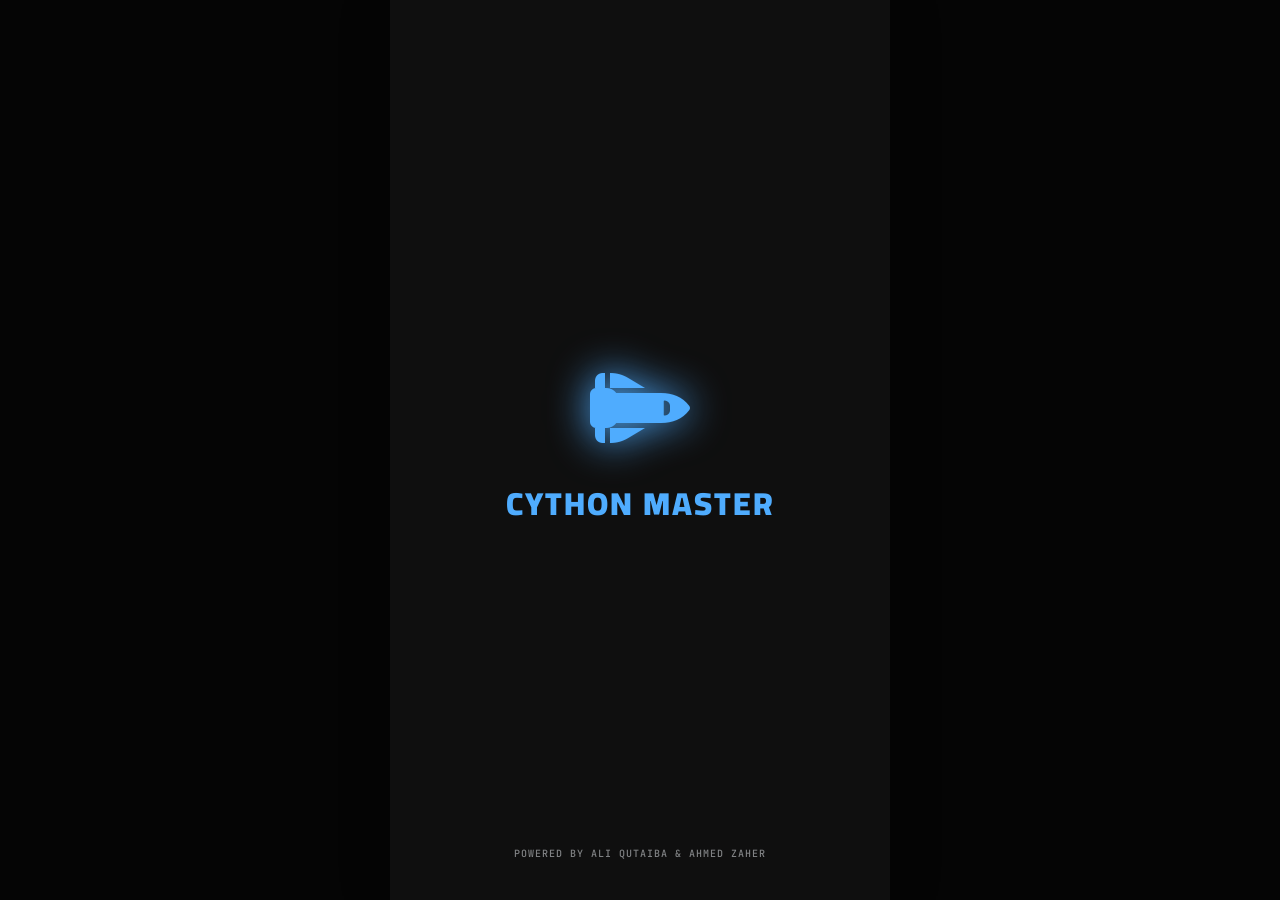
<file: frontend/index.html>
<!DOCTYPE html>
<html lang="ar" dir="rtl">
<head>
    <meta charset="UTF-8">
    <meta name="viewport" content="width=device-width, initial-scale=1.0, maximum-scale=1.0, user-scalable=no, viewport-fit=cover">
    <link rel="stylesheet" href="style.css">
    <script src="script.js"></script>
    <script>
        CythonTheme.apply({ mode: 'dark', color: 'color-1', dark: '#050505', light: '#f0f2f5' });
        if (sessionStorage.getItem('intro_seen')) window.skipIntroEffect = true;
    </script>
    <title>Cython Grandmaster | Ali & Ahmed</title>
    <link rel="stylesheet" href="https://cdnjs.cloudflare.com/ajax/libs/font-awesome/6.4.0/css/all.min.css">
    <style>
        @import url('https://fonts.googleapis.com/css2?family=Cairo:wght@400;600;700;900&family=JetBrains+Mono:wght@500&display=swap');
        
        :root { 
            --main: #4facfe; --bg: #f0f2f5; --app: #ffffff; --text: #1a1a1a; 
            --glass: rgba(255, 255, 255, 0.75); --border: rgba(0,0,0,0.06); --card: #ffffff;
        }
        
        html.dark { 
            --bg: #050505; --app: #0f0f0f; --text: #f1f5f9; 
            --glass: rgba(15, 15, 15, 0.8); --border: rgba(255,255,255,0.08); --card: #1c1c1e;
        }


        * { 
            margin: 0; padding: 0; box-sizing: border-box; 
            font-family: 'Cairo', sans-serif; -webkit-tap-highlight-color: transparent; 
            user-select: none; caret-color: transparent !important;
        }

        body { background: var(--bg); height: 100vh; display: flex; justify-content: center; align-items: center; overflow: hidden; transition: background 0.5s; }
        .phone { width: 100%; height: 100%; max-width: 500px; background: var(--app); display: flex; flex-direction: column; position: relative; overflow: hidden; box-shadow: 0 0 50px rgba(0,0,0,0.2); }

        /* الانترو المطور */
        #splash { 
            position: absolute; inset: 0; background: var(--app); z-index: 10000; 
            display: flex; align-items: center; justify-content: center; flex-direction: column;
            transition: transform 0.8s cubic-bezier(0.77, 0, 0.175, 1), opacity 0.5s;
        }
        .splash-logo { font-size: 80px; color: var(--main); filter: drop-shadow(0 0 20px var(--main)); animation: pulse 2s infinite; }
        .credits { position: absolute; bottom: 40px; font-family: 'JetBrains Mono'; font-size: 10px; font-weight: 500; color: var(--text); opacity: 0.5; letter-spacing: 1px; text-transform: uppercase; text-align: center; }

        @keyframes pulse { 0% { transform: scale(1); opacity: 1; } 50% { transform: scale(1.1); opacity: 0.8; } 100% { transform: scale(1); opacity: 1; } }

        .header { height: 100px; padding: 40px 30px 0; display: flex; justify-content: space-between; align-items: center; z-index: 2000; }
        .menu-icon { font-size: 28px; color: var(--main); cursor: pointer; transition: 0.3s; }

        .sidebar { 
            position: absolute; top: 0; right: -100%; width: 85%; height: 100%; 
            background: var(--glass); backdrop-filter: blur(30px); 
            z-index: 4000; transition: 0.6s cubic-bezier(0.19, 1, 0.22, 1); 
            padding: 70px 30px; border-left: 1px solid var(--border); display: flex; flex-direction: column;
        }
        .sidebar.active { right: 0; }
        .side-item { display: flex; align-items: center; gap: 15px; padding: 18px; color: var(--text); font-weight: 700; cursor: pointer; border-radius: 20px; transition: 0.3s; margin-bottom: 5px; }
        .side-item:active { background: var(--main); color: white; }
        .side-item i { color: var(--main); font-size: 20px; width: 30px; }

        /* دراور التطبيقات */
        .drawer {
            position: absolute; bottom: 0; left: 0; right: 0;
            background: var(--glass); backdrop-filter: blur(40px);
            border-top: 1px solid var(--border); border-radius: 50px 50px 0 0;
            transition: 0.8s cubic-bezier(0.16, 1, 0.3, 1);
            z-index: 3000; padding: 15px 25px 50px; height: 170px;
        }
        .drawer.open { height: 78%; padding-top: 30px; }
        .handle { width: 100%; display: flex; justify-content: center; padding-bottom: 25px; cursor: pointer; }
        .handle-bar { width: 50px; height: 6px; background: var(--main); border-radius: 10px; opacity: 0.2; }

        .apps-grid { display: grid; grid-template-columns: repeat(4, 1fr); gap: 20px; transition: 0.5s; }
        .drawer.open .apps-grid { grid-template-columns: repeat(3, 1fr); gap: 25px; }

        .app-card { display: flex; flex-direction: column; align-items: center; gap: 10px; cursor: pointer; transition: 0.3s; }
        .app-card:active { transform: scale(0.9); }
        .icon-box { 
            width: 65px; height: 65px; background: var(--main); color: #fff; border-radius: 22px; 
            display: flex; align-items: center; justify-content: center; font-size: 24px; 
            box-shadow: 0 10px 20px rgba(0,0,0,0.1); transition: 0.5s cubic-bezier(0.175, 0.885, 0.32, 1.275);
        }
        .drawer.open .icon-box { width: 90px; height: 90px; border-radius: 30px; font-size: 35px; }
        .app-card span { font-size: 12px; font-weight: 800; color: var(--text); opacity: 0.8; }

        .hero { flex: 1; display: flex; flex-direction: column; align-items: center; justify-content: center; padding-bottom: 150px; }
        .hero h1 { font-size: 70px; font-weight: 900; color: var(--main); letter-spacing: -4px; filter: drop-shadow(0 5px 15px rgba(0,0,0,0.1)); }

        .theme-grid { display: grid; grid-template-columns: repeat(5, 1fr); gap: 10px; margin: 20px 0; }
        .dot { aspect-ratio: 1; border-radius: 12px; cursor: pointer; border: 2px solid transparent; transition: 0.3s; }
    </style>
</head>
<body>

    <div class="phone" id="phoneBody">
        <audio id="popSound" src="https://assets.mixkit.co/active_storage/sfx/2571/2571-preview.mp3" preload="auto"></audio>

        <div id="splash">
            <i class="fas fa-shuttle-space splash-logo"></i>
            <h1 style="color:var(--main); margin-top:25px; font-weight:900; letter-spacing:2px;">CYTHON MASTER</h1>
            <div class="credits">Powered by Ali Qutaiba & Ahmed Zaher</div>
        </div>

        <div class="sidebar" id="sidebar">
            <div style="flex: 1; overflow-y: auto;">
                <h2 style="color:var(--text); font-weight: 900; margin-bottom: 25px; font-size: 28px;">الإعدادات</h2>
                <p style="font-size: 13px; font-weight: 900; color: var(--main); margin-bottom: 12px; text-transform: uppercase;">Theme Engine</p>
                <div class="theme-grid" id="themeGrid"></div>
                <div class="side-item" onclick="toggleD()"><i class="fas fa-moon"></i> وضع النظام</div>
                <div class="side-item" onclick="exportBackup()"><i class="fas fa-cloud-download-alt"></i> نسخة سحابية</div>
                <div class="side-item" onclick="document.getElementById('fileInput').click()"><i class="fas fa-cloud-upload-alt"></i> استعادة البيانات</div>
                <input type="file" id="fileInput" style="display:none" onchange="importBackup(event)">
            </div>
            <button onclick="toggleMenu()" style="width: 100%; padding: 20px; background: var(--main); color: white; border: none; border-radius: 22px; font-weight: 900; box-shadow: 0 10px 20px var(--main); margin-top: 20px;">حفظ وإغلاق</button>
        </div>

        <header class="header">
            <i class="fas fa-align-right menu-icon" onclick="toggleMenu()"></i>
            <div onclick="handleLaunch(event, state.isLoggedIn ? 'info.html' : 'signup.html')" style="cursor:pointer;">
                <div id="userIconContainer"><i class="fas fa-user-astronaut" style="color:var(--main); font-size:32px;"></i></div>
            </div>
        </header>

        <main class="hero">
            <h1 id="brandName">CYTHON</h1>
            <div id="authArea" style="margin-top:25px;"></div>
        </main>

        <div class="drawer" id="drawer">
            <div class="handle" onclick="toggleDrawer()"><div class="handle-bar"></div></div>
            <div class="apps-grid">
                <div class="app-card" onclick="handleLaunch(event, 'chat.html')"><div class="icon-box"><i class="fas fa-comment-dots"></i></div><span>الدردشة</span></div>
                <div class="app-card" onclick="handleLaunch(event, 'vault.html')"><div class="icon-box"><i class="fas fa-fingerprint"></i></div><span>الخزنة</span></div>
                <div class="app-card" onclick="handleLaunch(event, 'games.html')"><div class="icon-box"><i class="fas fa-gamepad"></i></div><span>الألعاب</span></div>
                <div class="app-card" onclick="handleLaunch(event, 'note.html')"><div class="icon-box"><i class="fas fa-edit"></i></div><span>الملاحظات</span></div>
                <div class="app-card" onclick="handleLaunch(event, 'habits.html')"><div class="icon-box"><i class="fas fa-tasks"></i></div><span>المهام</span></div>
                
                <div class="app-card" onclick="handleLaunch(event, 'colom.html')">
                    <div class="icon-box"><i class="fas fa-table-list"></i></div>
                    <span>الجداول</span>
                </div>

                <div class="app-card" onclick="handleLaunch(event, 'alarm.html')"><div class="icon-box"><i class="fas fa-clock"></i></div><span>المؤقت</span></div>
                <div class="app-card" onclick="handleLaunch(event, 'camera.html')"><div class="icon-box"><i class="fas fa-camera"></i></div><span>الكاميرا</span></div>
            </div>
        </div>
    </div>

    <script>
        const state = {
            isLoggedIn: localStorage.getItem('isLoggedIn') === 'true',
            user: localStorage.getItem('username') || 'ضيف'
        };

        function toggleMenu() { document.getElementById('sidebar').classList.toggle('active'); }
        function toggleDrawer() { document.getElementById('drawer').classList.toggle('open'); }

        function handleLaunch(e, page) {
            document.getElementById('popSound').play().catch(()=>{});
            setTimeout(() => { location.href = page; }, 200);
        }

        window.addEventListener('DOMContentLoaded', () => {
            const splash = document.getElementById('splash');
            if (window.skipIntroEffect) {
                splash.style.display = 'none';
            } else {
                setTimeout(() => {
                    splash.style.opacity = '0';
                    splash.style.transform = 'scale(1.2)';
                    sessionStorage.setItem('intro_seen', 'true');
                    setTimeout(() => splash.style.display = 'none', 800);
                }, 2500);
            }

            const colors = ['#4facfe','#ff4757','#2ecc71','#a29bfe','#f1c40f','#e84393','#00d2d3','#54a0ff','#ae8b70','#34495e'];
            const grid = document.getElementById('themeGrid');
            colors.forEach((c, i) => {
                const dot = document.createElement('div');
                dot.className = 'dot';
                dot.style.background = c;
                dot.onclick = () => {
                    document.documentElement.className = '';
                    if(localStorage.getItem('themeMode')==='dark') document.documentElement.classList.add('dark');
                    document.documentElement.classList.add('color-' + (i+1));
                    localStorage.setItem('themeColor', 'color-' + (i+1));
                };
                grid.appendChild(dot);
            });

            const authArea = document.getElementById('authArea');
            const userIcon = document.getElementById('userIconContainer');
            if (state.isLoggedIn) {
                userIcon.innerHTML = `<img src="https://ui-avatars.com/api/?name=${state.user}&background=random&color=fff" style="width:40px; height:40px; border-radius:15px; border:2px solid var(--main); object-fit: cover;">`;
                authArea.innerHTML = `<div style="color:var(--text); font-size:24px; font-weight:900;">مرحباً، <span style="color:var(--main)">${state.user}</span></div>`;
            } else {
                authArea.innerHTML = `<button onclick="location.href='signup.html'" style="background:var(--main); color:#fff; padding:18px 60px; border-radius:25px; border:none; font-weight:900; box-shadow: 0 10px 20px var(--main); font-size:16px;">ابدأ الرحلة</button>`;
            }
        });

        function toggleD() {
            const isDark = document.documentElement.classList.toggle('dark');
            localStorage.setItem('themeMode', isDark ? 'dark' : 'light');
            document.documentElement.style.backgroundColor = isDark ? '#050505' : '#f0f2f5';
        }
    </script>
</body>
</html>
</file>
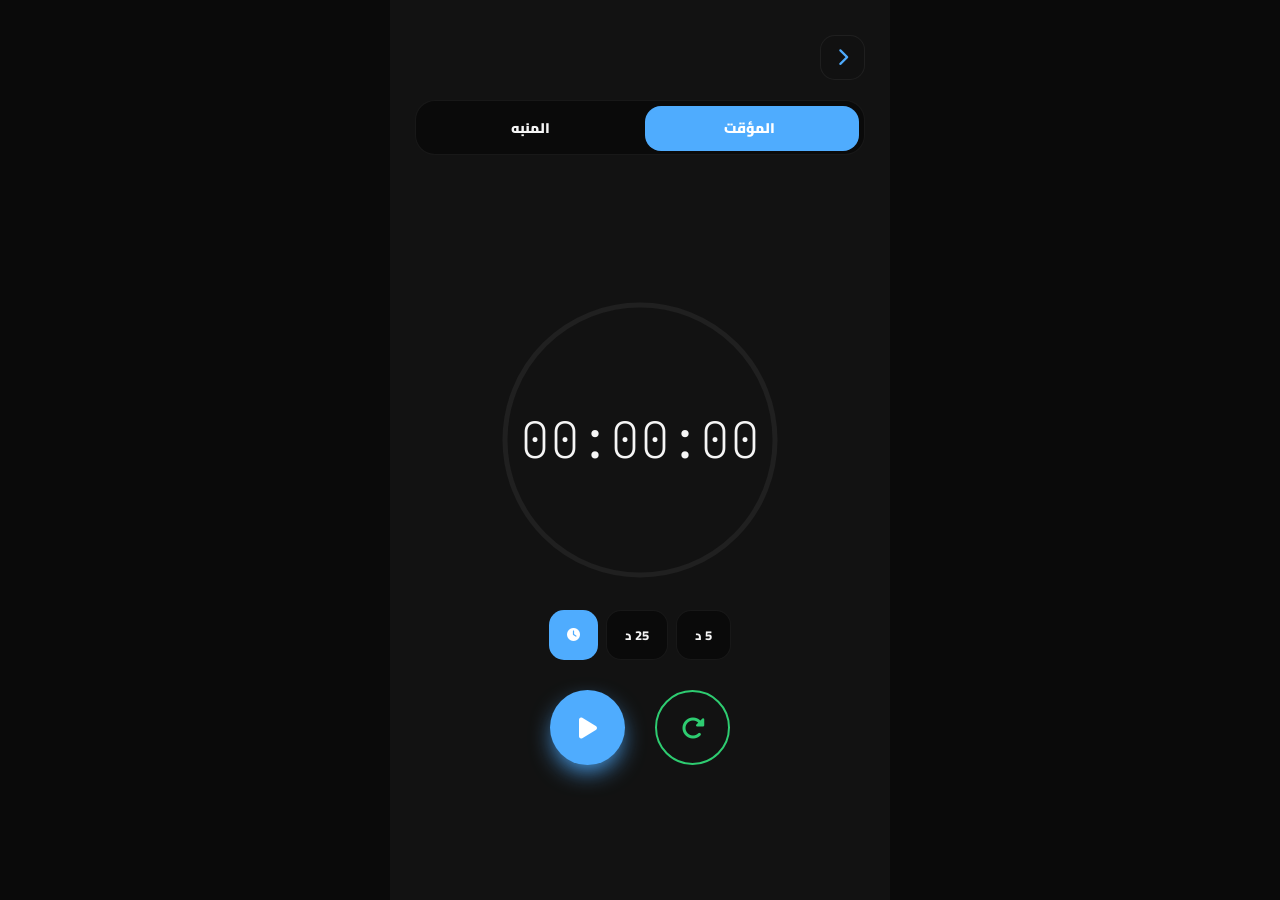
<file: frontend/alarm.html>
<!DOCTYPE html>
<html lang="ar" dir="rtl">
<head>
    <meta charset="UTF-8">
    <meta name="viewport" content="width=device-width, initial-scale=1.0, maximum-scale=1.0, user-scalable=no, viewport-fit=cover">
    <script src="script.js"></script>
    <script>
        CythonTheme.apply({ mode: 'dark', color: 'color-1', dark: '#0a0a0a', light: '#f4f7f9' });
        // أمر قتل الانترو: نضع علامة في ذاكرة المتصفح أننا تجاوزنا المقدمة
        localStorage.setItem('skipIntro', 'true');
        sessionStorage.setItem('intro_done', 'true');
    </script>
    <title>Focus Ultra | Ali Qutaiba</title>
    <link rel="stylesheet" href="https://cdnjs.cloudflare.com/ajax/libs/font-awesome/6.4.0/css/all.min.css">
    <style>
        @import url('https://fonts.googleapis.com/css2?family=Cairo:wght@400;700;900&family=JetBrains+Mono:wght@100;400;800&display=swap');
        
        :root { 
            --main: #4facfe; --bg: #f4f7f9; --app: #ffffff; --text: #1a1a1a; 
            --border: rgba(0,0,0,0.05); --retry-green: #2ecc71;
            --glass: rgba(255, 255, 255, 0.8);
        }
        
        html.dark { 
            --bg: #0a0a0a; --app: #121212; --text: #f5f5f5; 
            --border: rgba(255,255,255,0.06); --glass: rgba(18, 18, 18, 0.8);
        }

        /* ثيمات علي الخاصة */
        html.color-1 { --main: #4facfe; } html.color-2 { --main: #ff4757; }
        html.color-3 { --main: #2ecc71; } html.color-4 { --main: #a29bfe; }
        html.color-5 { --main: #f1c40f; } html.color-6 { --main: #e84393; }
        html.color-7 { --main: #00d2d3; } html.color-8 { --main: #54a0ff; }

        * { 
            margin: 0; padding: 0; box-sizing: border-box; 
            font-family: 'Cairo', sans-serif; 
            -webkit-tap-highlight-color: transparent;
            user-select: none;
            caret-color: transparent !important;
        }

        body { background: var(--bg); height: 100vh; display: flex; justify-content: center; align-items: center; overflow: hidden; }
        .phone { width: 100%; height: 100%; max-width: 500px; background: var(--app); display: flex; flex-direction: column; position: relative; }

        .header { height: 90px; padding: 35px 25px 10px; display: flex; justify-content: space-between; align-items: center; z-index: 100; }
        .back-btn { width: 45px; height: 45px; display: flex; align-items: center; justify-content: center; color: var(--main); font-size: 18px; cursor: pointer; border-radius: 15px; background: var(--glass); border: 1px solid var(--border); transition: 0.3s; }
        .back-btn:active { transform: scale(0.85); }
        
        .edit-btn { color: var(--main); font-weight: 900; opacity: 0; pointer-events: none; transition: 0.3s; cursor: pointer; }
        .edit-btn.show { opacity: 1; pointer-events: auto; }

        .nav-pill { background: var(--bg); margin: 10px 25px; padding: 5px; border-radius: 20px; display: flex; position: relative; border: 1px solid var(--border); height: 55px; }
        .tab { flex: 1; text-align: center; line-height: 45px; font-weight: 900; font-size: 14px; color: var(--text); z-index: 5; cursor: pointer; }
        .slider { position: absolute; width: calc(50% - 10px); height: 45px; background: var(--main); border-radius: 16px; top: 5px; right: 5px; transition: 0.4s cubic-bezier(0.6, 0, 0.2, 1); z-index: 1; }
        .tab.active { color: #fff; }

        .view-content { flex: 1; display: flex; flex-direction: column; align-items: center; justify-content: center; }
        .timer-shell { position: relative; width: 280px; height: 280px; margin-bottom: 30px; display: flex; align-items: center; justify-content: center; }
        .ring-svg { width: 100%; height: 100%; transform: rotate(-90deg); position: absolute; }
        .track { fill: none; stroke: var(--border); stroke-width: 5; }
        .fill { fill: none; stroke: var(--main); stroke-width: 8; stroke-linecap: round; stroke-dasharray: 848; stroke-dashoffset: 848; transition: 0.3s linear; }
        .time-text { font-family: 'JetBrains Mono'; font-size: 50px; color: var(--text); font-weight: 100; z-index: 2; }

        .quick-actions { display: flex; gap: 8px; margin-bottom: 30px; }
        .capsule { background: var(--bg); border: 1px solid var(--border); padding: 12px 18px; border-radius: 15px; color: var(--text); font-size: 13px; font-weight: 800; cursor: pointer; }
        .capsule.special { background: var(--main); color: white; border: none; }

        .main-controls { display: flex; gap: 30px; align-items: center; }
        .btn-circle { width: 75px; height: 75px; border-radius: 50%; border: none; cursor: pointer; transition: 0.3s; display: flex; align-items: center; justify-content: center; font-size: 24px; }
        
        /* طلب علي: زر الرجوع دائماً أخضر */
        .btn-retry { background: transparent; color: var(--retry-green); border: 2.5px solid var(--retry-green); }
        .btn-play { background: var(--main); color: white; box-shadow: 0 10px 25px -5px var(--main); }

        .alarm-scroll { display: none; padding: 10px 25px; overflow-y: auto; flex: 1; width: 100%; }
        .alarm-card { background: var(--bg); padding: 20px; border-radius: 25px; display: flex; justify-content: space-between; align-items: center; margin-bottom: 15px; border: 1px solid var(--border); }
        .alarm-time-val { font-family: 'JetBrains Mono'; font-size: 38px; color: var(--text); }
        
        .ios-toggle { width: 50px; height: 28px; background: #333; border-radius: 20px; position: relative; cursor: pointer; transition: 0.3s; }
        .ios-toggle::after { content: ''; position: absolute; width: 24px; height: 24px; background: #fff; border-radius: 50%; top: 2px; left: 2px; transition: 0.3s; }
        .ios-toggle.on { background: var(--retry-green); }
        .ios-toggle.on::after { left: 24px; }

        .add-fab { position: absolute; bottom: 30px; left: 30px; width: 65px; height: 65px; background: var(--main); color: white; border-radius: 20px; display: none; align-items: center; justify-content: center; font-size: 25px; border: none; box-shadow: 0 10px 20px var(--main); }

        .overlay { position: absolute; inset: 0; background: rgba(0,0,0,0.6); backdrop-filter: blur(10px); display: none; align-items: flex-end; z-index: 2000; }
        .sheet { width: 100%; background: var(--app); border-radius: 40px 40px 0 0; padding: 30px; transform: translateY(100%); transition: 0.5s cubic-bezier(0.16, 1, 0.3, 1); }
        .sheet.up { transform: translateY(0); }
    </style>
</head>
<body>

    <div class="phone">
        <div class="overlay" id="overlay" onclick="closeM()">
            <div class="sheet" id="sheet" onclick="event.stopPropagation()">
                <div style="width: 40px; height: 4px; background: var(--border); border-radius: 10px; margin: 0 auto 20px;"></div>
                <h3 id="mTitle" style="text-align:center; color:var(--text); font-weight: 900;">ضبط الوقت</h3>
                <div style="display:flex; justify-content:center; align-items:center; gap:20px; margin:30px 0;">
                    <div style="text-align:center">
                        <div class="p-num" id="vh" style="font-size:50px; font-family:'JetBrains Mono'; color:var(--text);">12</div>
                        <div style="display:flex; gap:10px; margin-top:10px;">
                            <button onclick="adj('h',-1)" style="padding:15px; border-radius:12px; border:none; background:var(--bg); color:var(--main);"><i class="fas fa-minus"></i></button>
                            <button onclick="adj('h',1)" style="padding:15px; border-radius:12px; border:none; background:var(--bg); color:var(--main);"><i class="fas fa-plus"></i></button>
                        </div>
                    </div>
                    <span style="font-size:40px; color:var(--main); opacity:0.5;">:</span>
                    <div style="text-align:center">
                        <div class="p-num" id="vm" style="font-size:50px; font-family:'JetBrains Mono'; color:var(--text);">00</div>
                        <div style="display:flex; gap:10px; margin-top:10px;">
                            <button onclick="adj('m',-1)" style="padding:15px; border-radius:12px; border:none; background:var(--bg); color:var(--main);"><i class="fas fa-minus"></i></button>
                            <button onclick="adj('m',1)" style="padding:15px; border-radius:12px; border:none; background:var(--bg); color:var(--main);"><i class="fas fa-plus"></i></button>
                        </div>
                    </div>
                </div>
                <div id="apBox" style="text-align:center; margin-bottom:30px;">
                    <button id="vAp" onclick="tAp()" style="padding:12px 45px; border-radius:15px; border:2px solid var(--main); background:transparent; color:var(--main); font-weight:900;">AM</button>
                </div>
                <button style="width:100%; padding:22px; border-radius:22px; border:none; background:var(--main); color:white; font-weight:900;" onclick="save()">تـأكـيـد</button>
            </div>
        </div>

        <div class="header">
            <div class="back-btn" onclick="killIntroAndGo()"><i class="fas fa-chevron-right"></i></div>
            <span class="edit-btn" id="editBtn" onclick="toggleEdit()">تعديل</span>
        </div>

        <div class="nav-pill">
            <div class="slider" id="slid"></div>
            <div class="tab active" onclick="switchMode('T')">المؤقت</div>
            <div class="tab" onclick="switchMode('A')">المنبه</div>
        </div>

        <div class="view-content" id="timerView">
            <div class="timer-shell">
                <svg class="ring-svg"><circle class="track" cx="140" cy="140" r="135"></circle><circle id="fill" class="fill" cx="140" cy="140" r="135"></circle></svg>
                <div class="time-text" id="timeDigits">00:00:00</div>
            </div>
            <div class="quick-actions">
                <div class="capsule" onclick="quickSet(5)">5 د</div>
                <div class="capsule" onclick="quickSet(25)">25 د</div>
                <div class="capsule special" onclick="openM('T')"><i class="fas fa-clock"></i></div>
            </div>
            <div class="main-controls">
                <button class="btn-circle btn-retry" onclick="resetT()"><i class="fas fa-rotate-right"></i></button>
                <button class="btn-circle btn-play" id="playBtn" onclick="toggleT()"><i class="fas fa-play"></i></button>
            </div>
        </div>

        <div class="alarm-scroll" id="alarmView">
            <div id="alarmContainer"></div>
        </div>
        
        <button class="add-fab" id="fab" onclick="openM('A')"><i class="fas fa-plus"></i></button>
    </div>

    <script>
        let mode='T', timer=null, timeLeft=0, totalTime=0;
        let sh=12, sm=0, sap='AM', task='T', editing=false;
        let alarms = JSON.parse(localStorage.getItem('cythonAlarms')) || [];

        // دالة العودة "المحرمة": تضمن لـ علي عدم رؤية الانترو مجدداً
        function killIntroAndGo() {
            localStorage.setItem('skipIntro', 'true');
            sessionStorage.setItem('intro_done', 'true');
            window.location.href = 'index.html';
        }

        function switchMode(m) {
            mode = m;
            document.getElementById('slid').style.transform = m==='T' ? 'translateX(0)' : 'translateX(-100%)';
            document.querySelectorAll('.tab').forEach((t, i) => t.classList.toggle('active', (i===0 && m==='T') || (i===1 && m==='A')));
            document.getElementById('timerView').style.display = m==='T' ? 'flex' : 'none';
            document.getElementById('alarmView').style.display = m==='A' ? 'block' : 'none';
            document.getElementById('fab').style.display = m==='A' ? 'flex' : 'none';
            updateEditBtn();
        }

        function adj(type, d) {
            if(type==='h') {
                sh += d;
                if(sh > 12) sh = 1;
                if(sh < 1) sh = 12;
                document.getElementById('vh').innerText = sh.toString().padStart(2,'0');
            } else {
                sm = (sm+d+60)%60;
                document.getElementById('vm').innerText = sm.toString().padStart(2,'0');
            }
        }

        function save() {
            if(task==='T') {
                totalTime = (sh * 3600) + (sm * 60);
                timeLeft = totalTime;
                updateUI();
            } else {
                const newAlarm = { id: Date.now(), time: `${sh.toString().padStart(2,'0')}:${sm.toString().padStart(2,'0')}`, ap: sap, on: true };
                alarms.push(newAlarm);
                localStorage.setItem('cythonAlarms', JSON.stringify(alarms));
                renderAlarms();
            }
            closeM();
        }

        function updateUI() {
            let h = Math.floor(timeLeft / 3600), m = Math.floor((timeLeft % 3600) / 60), s = timeLeft % 60;
            document.getElementById('timeDigits').innerText = `${h.toString().padStart(2,'0')}:${m.toString().padStart(2,'0')}:${s.toString().padStart(2,'0')}`;
            const ring = document.getElementById('fill');
            ring.style.strokeDashoffset = totalTime ? 848 - (848 * (timeLeft / totalTime)) : 848;
        }

        function toggleT() {
            const btn = document.getElementById('playBtn');
            if(timer) { clearInterval(timer); timer=null; btn.innerHTML = '<i class="fas fa-play"></i>'; }
            else {
                if(timeLeft <= 0) return;
                btn.innerHTML = '<i class="fas fa-pause"></i>';
                timer = setInterval(() => {
                    if(timeLeft <= 0) { clearInterval(timer); timer=null; resetT(); return; }
                    timeLeft--; updateUI();
                }, 1000);
            }
        }

        function resetT() { clearInterval(timer); timer=null; timeLeft=totalTime; updateUI(); document.getElementById('playBtn').innerHTML='<i class="fas fa-play"></i>'; }
        function quickSet(m) { totalTime=m*60; timeLeft=totalTime; updateUI(); }
        
        function openM(t) { 
            task = t; sh = 12; sm = 0; 
            document.getElementById('vh').innerText = '12'; document.getElementById('vm').innerText = '00';
            document.getElementById('apBox').style.display = t==='A' ? 'block' : 'none';
            document.getElementById('overlay').style.display='flex'; 
            setTimeout(() => document.getElementById('sheet').classList.add('up'), 50); 
        }

        function closeM() { document.getElementById('sheet').classList.remove('up'); setTimeout(() => document.getElementById('overlay').style.display='none', 400); }
        function tAp() { sap = sap==='AM' ? 'PM' : 'AM'; document.getElementById('vAp').innerText = sap; }

        function renderAlarms() {
            const cont = document.getElementById('alarmContainer');
            cont.innerHTML = alarms.map(a => `
                <div class="alarm-card" style="opacity:${a.on?'1':'0.5'}">
                    <div style="display:flex; align-items:center;">
                        ${editing ? `<i class="fas fa-minus-circle" style="color:#ff4757; margin-left:15px; font-size:22px;" onclick="removeA(${a.id})"></i>` : ''}
                        <div><div class="alarm-time-val">${a.time} <small style="font-size:16px; color:var(--main); font-weight:900;">${a.ap}</small></div></div>
                    </div>
                    <div class="ios-toggle ${a.on?'on':''}" onclick="toggleAlarmState(${a.id})"></div>
                </div>
            `).join('');
            updateEditBtn();
        }

        function toggleAlarmState(id) { alarms = alarms.map(a => a.id === id ? {...a, on: !a.on} : a); localStorage.setItem('cythonAlarms', JSON.stringify(alarms)); renderAlarms(); }
        function removeA(id) { alarms = alarms.filter(a => a.id !== id); localStorage.setItem('cythonAlarms', JSON.stringify(alarms)); renderAlarms(); }
        function toggleEdit() { editing = !editing; document.getElementById('editBtn').innerText = editing ? 'تم' : 'تعديل'; renderAlarms(); }
        function updateEditBtn() { document.getElementById('editBtn').classList.toggle('show', mode==='A' && alarms.length > 0); }

        renderAlarms();
        updateUI();
    </script>
</body>
</html>
</file>
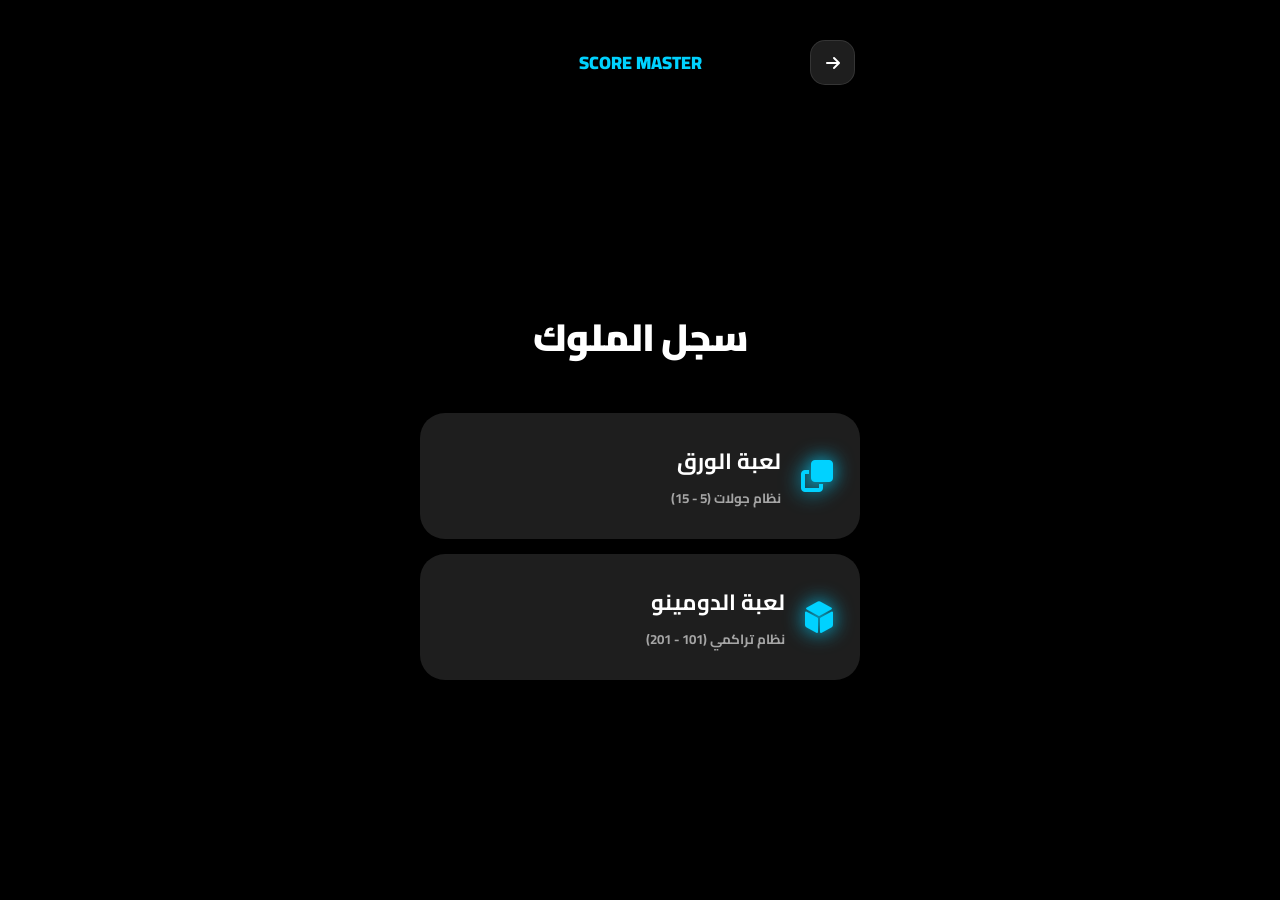
<file: frontend/colom.html>
<!DOCTYPE html>
<html lang="ar" dir="rtl">
<head>
    <meta charset="UTF-8">
    <meta name="viewport" content="width=device-width, initial-scale=1.0, maximum-scale=1.0, user-scalable=no, viewport-fit=cover">
    <script src="script.js"></script>
    <script>
        CythonTheme.apply({ mode: 'dark', color: 'color-1' });
    </script>
    <title>Cython Grandmaster | Scoreboard</title>
    <link rel="stylesheet" href="https://cdnjs.cloudflare.com/ajax/libs/font-awesome/6.4.0/css/all.min.css">
    <style>
        @import url('https://fonts.googleapis.com/css2?family=Cairo:wght@400;700;900&family=JetBrains+Mono:wght@700&display=swap');

        :root {
            --main: #4facfe; --bg: #f8f9fa; --card: #ffffff; --text: #000000; --panel: #f1f5f9; --border: rgba(0,0,0,0.1);
        }
        html.dark {
            --bg: #000000; --card: #121212; --text: #ffffff; --panel: #1e1e1e; --border: rgba(255,255,255,0.1);
        }

        /* نظام الألوان المتزامن */
        html.color-1 { --main: #00d2ff; } html.color-2 { --main: #ff4757; }
        html.color-3 { --main: #2ecc71; } html.color-4 { --main: #a29bfe; }
        html.color-5 { --main: #f1c40f; } html.color-6 { --main: #e84393; }
        html.color-7 { --main: #00d2d3; } html.color-8 { --main: #54a0ff; }
        html.color-9 { --main: #ae8b70; } html.color-10 { --main: #4b6584; }

        * { 
            margin: 0; padding: 0; box-sizing: border-box; font-family: 'Cairo', sans-serif; 
            -webkit-tap-highlight-color: transparent; outline: none;
            caret-color: transparent !important; 
        }

        input::-webkit-outer-spin-button, input::-webkit-inner-spin-button { -webkit-appearance: none; margin: 0; }
        input[type=number] { -moz-appearance: textfield; font-family: 'JetBrains Mono', monospace; }

        body { background: var(--bg); display: flex; justify-content: center; height: 100vh; overflow: hidden; color: var(--text); }

        .app-container {
            width: 100%; max-width: 480px; height: 100vh;
            background: var(--bg); display: flex; flex-direction: column; position: relative;
        }

        /* زر العودة */
        .nav-header { padding: 40px 25px 10px; display: flex; align-items: center; justify-content: space-between; }
        .back-btn { width: 45px; height: 45px; background: var(--panel); border-radius: 15px; display: flex; align-items: center; justify-content: center; cursor: pointer; border: 1px solid var(--border); }

        .screen { flex: 1; display: flex; flex-direction: column; padding: 20px; overflow-y: auto; scrollbar-width: none; }
        .screen::-webkit-scrollbar { display: none; }

        .glass-card {
            background: var(--card); border-radius: 35px; padding: 30px;
            border: 1px solid var(--border); box-shadow: 0 25px 50px -12px rgba(0,0,0,0.5);
            margin-bottom: 25px;
        }

        /* اختيار الألعاب */
        .game-opt {
            background: var(--panel); padding: 25px; border-radius: 25px;
            display: flex; align-items: center; gap: 20px; margin-bottom: 15px;
            border: 2px solid transparent; transition: 0.3s cubic-bezier(0.4, 0, 0.2, 1);
        }
        .game-opt:active { transform: scale(0.96); border-color: var(--main); }
        .game-opt i { font-size: 32px; color: var(--main); filter: drop-shadow(0 0 10px var(--main)); }

        /* تباين الجدول */
        .table-wrapper { 
            border-radius: 28px; overflow: hidden; border: 2px solid var(--main); 
            background: var(--card); box-shadow: 0 20px 40px rgba(0,0,0,0.4);
        }
        .score-table { width: 100%; border-collapse: collapse; }
        .score-table th { background: var(--main); color: #000; padding: 22px 10px; font-weight: 900; font-size: 19px; }
        .score-table td { padding: 10px; border-bottom: 1px solid var(--border); background: rgba(255,255,255,0.02); }
        
        .score-input { 
            width: 100%; height: 55px; background: var(--panel); border-radius: 15px;
            border: 1px solid var(--border); text-align: center; font-size: 24px; 
            font-weight: 900; color: var(--main); transition: 0.2s;
        }
        .score-input:focus { background: #fff; color: #000; box-shadow: 0 0 15px var(--main); }
        .dark .score-input:focus { background: #222; color: var(--main); }

        /* شريط النتائج العائم */
        .result-dock {
            margin: 20px; padding: 25px; border-radius: 30px;
            background: linear-gradient(145deg, var(--main), #000);
            display: flex; justify-content: space-around; align-items: center;
            box-shadow: 0 20px 40px rgba(0,0,0,0.4); border: 1px solid rgba(255,255,255,0.1);
        }
        .score-box { text-align: center; color: white; }
        .score-box .val { font-family: 'JetBrains Mono'; font-size: 38px; font-weight: 900; display: block; line-height: 1; }
        .score-box .lab { font-size: 11px; font-weight: 900; opacity: 0.7; text-transform: uppercase; margin-top: 5px; }

        .btn-action { 
            width: 100%; padding: 20px; background: var(--main); color: #000; border: none; 
            border-radius: 25px; font-weight: 900; font-size: 18px; cursor: pointer;
            box-shadow: 0 10px 20px rgba(0,0,0,0.2); margin-top: 15px;
        }
    </style>
</head>
<body>

<div class="app-container">
    <div class="nav-header">
        <div class="back-btn" onclick="location.href='index.html'"><i class="fas fa-arrow-right"></i></div>
        <div style="font-weight: 900; font-size: 18px; color: var(--main);">SCORE MASTER</div>
        <div style="width: 45px;"></div>
    </div>

    <div id="screen-home" class="screen" style="justify-content: center;">
        <h1 style="text-align: center; margin-bottom: 40px; font-weight: 900; font-size: 38px; letter-spacing: -1px;">سجل الملوك</h1>
        <div class="game-opt" onclick="initSetup('baloot')">
            <i class="fas fa-clone"></i>
            <div><b style="font-size: 22px; display: block;">لعبة الورق</b><small style="opacity:0.6; font-weight: 700;">نظام جولات (5 - 15)</small></div>
        </div>
        <div class="game-opt" onclick="initSetup('domino')">
            <i class="fas fa-dice-d6"></i>
            <div><b style="font-size: 22px; display: block;">لعبة الدومينو</b><small style="opacity:0.6; font-weight: 700;">نظام تراكمي (101 - 201)</small></div>
        </div>
    </div>

    <div id="screen-play" class="screen" style="display: none;">
        <div id="setup-box" class="glass-card">
            <h2 id="game-title" style="color: var(--main); margin-bottom: 25px; text-align: center;"></h2>
            <div style="display: grid; gap: 15px;">
                <input type="text" id="name1" placeholder="اسم الفريق الأول">
                <input type="text" id="name2" placeholder="اسم الفريق الثاني">
                <select id="limit-val" style="background: var(--panel); border: 1px solid var(--border); padding: 18px; border-radius: 15px; font-weight: 900;"></select>
            </div>
            <button class="btn-action" onclick="startNow()">بدء المواجهة</button>
        </div>

        <div id="game-table" style="display: none; padding-bottom: 40px;">
            <div class="table-wrapper">
                <table class="score-table">
                    <thead>
                        <tr><th style="width: 70px; border-left: 1px solid rgba(0,0,0,0.1);">#</th><th id="h1"></th><th id="h2"></th></tr>
                    </thead>
                    <tbody id="tBody"></tbody>
                </table>
            </div>
            <button class="btn-action" style="background: #ff4757; color: white;" onclick="location.reload()">إنهاء المباراة</button>
        </div>
    </div>

    <div id="res-bar" class="result-dock" style="display: none;">
        <div class="score-box"><span class="val" id="sum1">0</span><span class="lab" id="lab1">TEAM A</span></div>
        <div style="height: 40px; width: 1px; background: rgba(255,255,255,0.2);"></div>
        <div class="score-box"><span class="val" id="sum2">0</span><span class="lab" id="lab2">TEAM B</span></div>
    </div>
</div>

<script>
    let gMode = ''; let gLimit = 0;

    function initSetup(type) {
        gMode = type;
        document.getElementById('screen-home').style.display = 'none';
        document.getElementById('screen-play').style.display = 'block';
        const s = document.getElementById('limit-val'); s.innerHTML = '';
        
        if(type === 'baloot') {
            document.getElementById('game-title').innerText = 'إعدادات الورق';
            [5, 10, 15].forEach(v => s.innerHTML += `<option value="${v}">${v} جولات</option>`);
        } else {
            document.getElementById('game-title').innerText = 'إعدادات الدومينو';
            [101, 151, 201].forEach(v => s.innerHTML += `<option value="${v}">${v} نقطة خسارة</option>`);
        }
    }

    function startNow() {
        document.getElementById('setup-box').style.display = 'none';
        document.getElementById('game-table').style.display = 'block';
        document.getElementById('res-bar').style.display = 'flex';
        
        const n1 = document.getElementById('name1').value || 'الملوك';
        const n2 = document.getElementById('name2').value || 'الأساطير';
        gLimit = parseInt(document.getElementById('limit-val').value);
        
        document.getElementById('h1').innerText = n1;
        document.getElementById('h2').innerText = n2;
        document.getElementById('lab1').innerText = n1;
        document.getElementById('lab2').innerText = n2;

        const body = document.getElementById('tBody'); body.innerHTML = '';
        let rows = (gMode === 'baloot') ? gLimit : 12; // زيادة الأسطر للدومينو
        
        for(let i=1; i<=rows; i++) {
            body.innerHTML += `<tr>
                <td style="text-align:center; font-weight:900; opacity: 0.5; font-family: 'JetBrains Mono';">${i}</td>
                <td><input type="number" class="score-input v1" oninput="update()"></td>
                <td><input type="number" class="score-input v2" oninput="update()"></td>
            </tr>`;
        }
    }

    function update() {
        let s1 = 0, s2 = 0;
        document.querySelectorAll('.v1').forEach(i => s1 += parseInt(i.value || 0));
        document.querySelectorAll('.v2').forEach(i => s2 += parseInt(i.value || 0));
        
        document.getElementById('sum1').innerText = s1;
        document.getElementById('sum2').innerText = s2;

        if(gMode === 'domino') {
            if(s1 >= gLimit) { alert("المقبرة لـ: " + document.getElementById('h1').innerText); location.reload(); }
            else if(s2 >= gLimit) { alert("المقبرة لـ: " + document.getElementById('h2').innerText); location.reload(); }
        }
    }
</script>
</body>
</html>
</file>
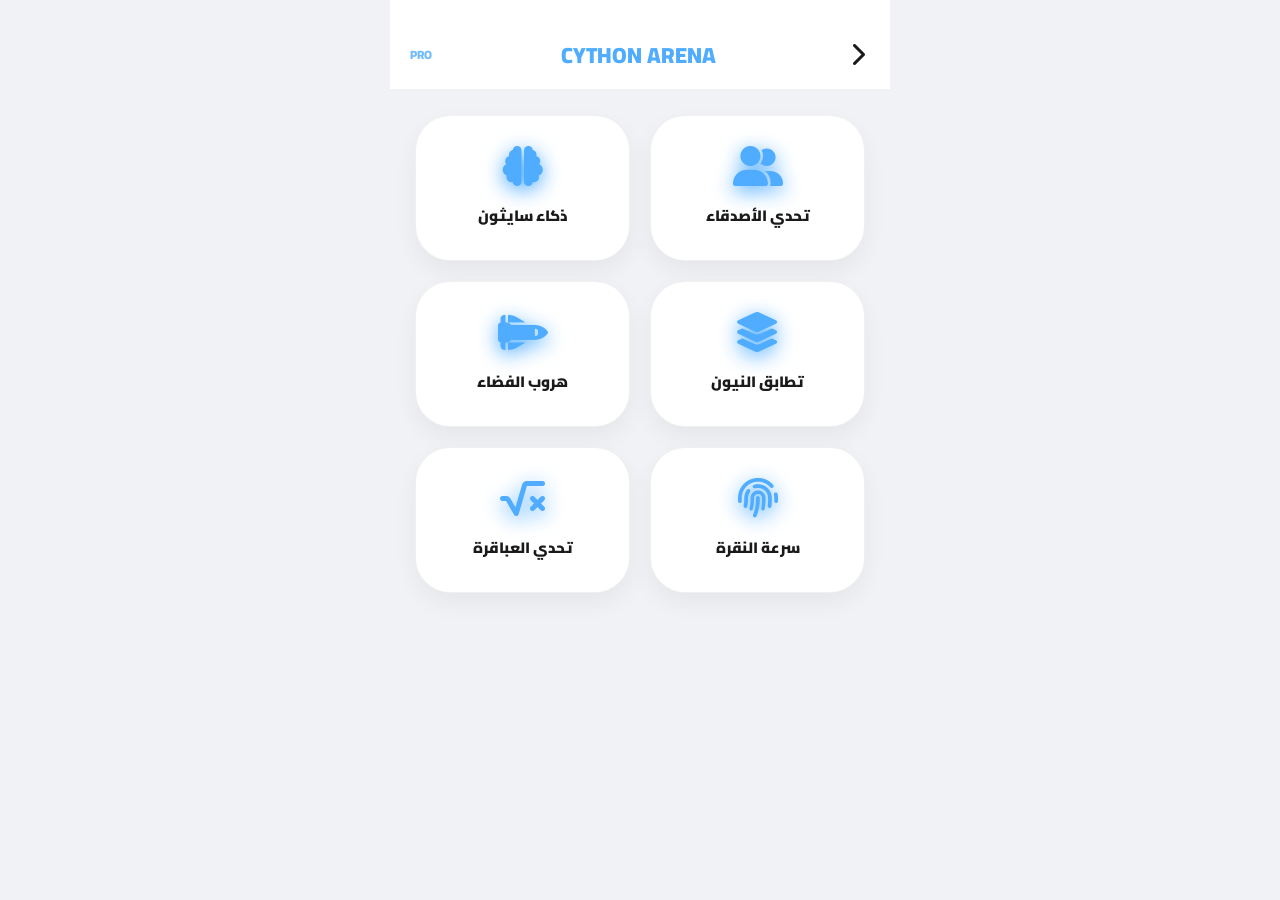
<file: frontend/games.html>
<!DOCTYPE html>
<html lang="ar" dir="rtl">
<head>
    <meta charset="UTF-8">
    <meta name="viewport" content="width=device-width, initial-scale=1.0, maximum-scale=1.0, user-scalable=no, viewport-fit=cover">
    <link rel="stylesheet" href="style.css">
    <script src="script.js"></script>
    <script>
        CythonTheme.apply({ color: 'color-1' });
    </script>
    <title>Cython Games Pro - Ali Qutaiba</title>
    <link rel="stylesheet" href="https://cdnjs.cloudflare.com/ajax/libs/font-awesome/6.4.0/css/all.min.css">
    
    
    <style>
        @import url('https://fonts.googleapis.com/css2?family=Cairo:wght@400;700;900&display=swap');

        :root { 
            --main: #4facfe; --bg: #f0f2f5; --app: #ffffff; --text: #1a1a1a; 
            --card: #ffffff; --cell: #f8fafc; --border: rgba(0,0,0,0.06);
            --sh: 0 10px 25px rgba(0,0,0,0.05);
        }

        /* الربط العشري المحرم */

        html.dark { 
            --bg: #050505; --app: #0f0f0f; --text: #f1f5f9; 
            --card: #161b22; --cell: #1c2128; --border: rgba(255,255,255,0.05);
            --sh: 0 15px 40px rgba(0,0,0,0.4);
        }

        * { 
            margin: 0; padding: 0; box-sizing: border-box; 
            font-family: 'Cairo', sans-serif; 
            caret-color: transparent !important; user-select: none;
            -webkit-tap-highlight-color: transparent;
        }
        
        body { background: var(--bg); height: 100vh; display: flex; justify-content: center; align-items: center; overflow: hidden; }

        .phone { 
            width: 100%; height: 100%; max-width: 500px; 
            background: var(--app); display: flex; flex-direction: column; 
            position: relative; overflow: hidden; transition: transform 0.2s;
        }

        /* هيدر زجاجي */
        .header { 
            height: 90px; padding: 30px 20px 10px; 
            background: var(--app); display: flex; 
            justify-content: space-between; align-items: center; z-index: 1000;
            border-bottom: 1px solid var(--border);
        }
        .header h1 { font-size: 22px; font-weight: 900; color: var(--main); }
        .back-btn { color: var(--text); font-size: 24px; padding: 5px; }

        .games-grid { 
            flex: 1; padding: 25px; overflow-y: auto; background: var(--bg); 
            display: grid; grid-template-columns: 1fr 1fr; gap: 20px; align-content: start;
        }

        .game-card { 
            background: var(--card); padding: 30px 15px; border-radius: 35px; 
            display: flex; flex-direction: column; align-items: center; text-align: center;
            gap: 15px; border: 1px solid var(--border); transition: 0.4s cubic-bezier(0.175, 0.885, 0.32, 1.275);
            box-shadow: var(--sh);
        }
        .game-card:active { transform: scale(0.9) rotate(2deg); }
        .game-card i { font-size: 40px; color: var(--main); filter: drop-shadow(0 5px 10px var(--main)); }
        .game-card h3 { font-size: 15px; color: var(--text); font-weight: 900; }

        /* مسرح اللعب */
        #gameStage { display: none; flex: 1; flex-direction: column; align-items: center; justify-content: center; padding: 20px; z-index: 50; }
        
        .cell { 
            width: 80px; height: 80px; background: var(--cell); border-radius: 25px; 
            display: flex; align-items: center; justify-content: center; 
            font-size: 35px; font-weight: 900; color: var(--text); 
            transition: 0.3s cubic-bezier(0.175, 0.885, 0.32, 1.275);
            box-shadow: inset 0 0 10px rgba(0,0,0,0.02);
        }
        .cell:active { transform: scale(0.85); }

        /* شاشة النهاية (The Forbidden Result) */
        #overlay { 
            position: absolute; inset: 0; background: rgba(0,0,0,0.8); 
            z-index: 9000; display: none; flex-direction: column; 
            justify-content: center; align-items: center; backdrop-filter: blur(20px); 
        }
        #overlay.active { display: flex; animation: fadeIn 0.4s forwards; }

        .btn-retry { 
            background: #2ecc71 !important; color: white; border: none; 
            padding: 20px 60px; border-radius: 25px; font-weight: 900; 
            cursor: pointer; width: 280px; margin-bottom: 15px; font-size: 20px;
            box-shadow: 0 10px 20px rgba(46, 204, 113, 0.3);
        }
        .btn-exit { background: #ff4757; color: white; border: none; padding: 20px 60px; border-radius: 25px; font-weight: 900; width: 280px; box-shadow: 0 10px 20px rgba(255, 71, 87, 0.3); }

        @keyframes fadeIn { from { opacity: 0; } to { opacity: 1; } }
        @keyframes shake { 0%, 100% { transform: translateX(0); } 25% { transform: translateX(-10px); } 75% { transform: translateX(10px); } }
        .shaking { animation: shake 0.2s 3; }

        canvas { border-radius: 40px; border: 5px solid var(--main); background: #000; box-shadow: 0 20px 50px rgba(0,0,0,0.5); }
    </style>
</head>
<body>

<div class="phone" id="phoneWrapper">
    <audio id="pop" src="https://assets.mixkit.co/active_storage/sfx/2571/2571-preview.mp3"></audio>

    <div id="overlay">
        <div id="resView" style="text-align: center;">
            <div id="resIcon" style="font-size: 90px; margin-bottom: 15px; filter: drop-shadow(0 10px 20px rgba(255,255,255,0.2));">🏆</div>
            <h2 id="resMsg" style="color:white; margin-bottom:45px; font-size: 28px; font-weight: 900;">رائع!</h2>
            <button id="btnRetry" class="btn-retry">جولة أخرى</button><br>
            <button class="btn-exit" onclick="location.reload()">استسلام</button>
        </div>
        <div id="countView" style="display:none;"><h1 style="font-size: 120px; color: var(--main); font-weight: 900;" id="countNum">3</h1></div>
    </div>

    <div class="header">
        <a href="index.html" class="back-btn"><i class="fas fa-chevron-right"></i></a>
        <h1>CYTHON ARENA</h1>
        <div id="userTag" style="font-weight: 900; font-size: 12px; color: var(--main); opacity: 0.8;">PRO</div>
    </div>

    <div class="games-grid" id="menu">
        <div class="game-card" onclick="startFlow('xo2')"><i class="fas fa-user-friends"></i><h3>تحدي الأصدقاء</h3></div>
        <div class="game-card" onclick="startFlow('xo')"><i class="fas fa-brain"></i><h3>ذكاء سايثون</h3></div>
        <div class="game-card" onclick="startFlow('mem')"><i class="fas fa-layer-group"></i><h3>تطابق النيون</h3></div>
        <div class="game-card" onclick="startFlow('dodge')"><i class="fas fa-space-shuttle"></i><h3>هروب الفضاء</h3></div>
        <div class="game-card" onclick="startFlow('tap')"><i class="fas fa-fingerprint"></i><h3>سرعة النقرة</h3></div>
        <div class="game-card" onclick="startFlow('math')"><i class="fas fa-square-root-variable"></i><h3>تحدي العباقرة</h3></div>
    </div>

    <div id="gameStage">
        <div id="gameContent" style="width:100%; display:flex; flex-direction:column; align-items:center;"></div>
    </div>
</div>

<script>
    let currentKey = '', gameLoop = null;
    const pop = document.getElementById('pop');
    const phone = document.getElementById('phoneWrapper');

    function startFlow(key) {
        currentKey = key;
        document.getElementById('menu').style.display = 'none';
        document.getElementById('overlay').classList.add('active');
        document.getElementById('resView').style.display = 'none';
        document.getElementById('countView').style.display = 'block';
        
        let c = 3; 
        const countNum = document.getElementById('countNum');
        countNum.innerText = c;
        
        let t = setInterval(() => {
            c--; 
            if(c > 0) {
                countNum.innerText = c;
                countNum.style.transform = "scale(1.5)";
                setTimeout(()=>countNum.style.transform="scale(1)", 200);
            } else { 
                clearInterval(t); 
                document.getElementById('overlay').classList.remove('active'); 
                document.getElementById('gameStage').style.display = 'flex'; 
                loadGame(key); 
            }
        }, 800);
    }

    function showEnd(msg, icon="🏆", isLose=false) {
        clearInterval(gameLoop);
        if(isLose) {
            phone.classList.add('shaking');
            setTimeout(()=>phone.classList.remove('shaking'), 400);
        }
        document.getElementById('overlay').classList.add('active');
        document.getElementById('resView').style.display = 'block';
        document.getElementById('countView').style.display = 'none';
        document.getElementById('resMsg').innerText = msg;
        document.getElementById('resIcon').innerText = icon;
        document.getElementById('btnRetry').onclick = () => { 
            document.getElementById('overlay').classList.remove('active'); 
            loadGame(currentKey); 
        };
    }

    function loadGame(k) {
        const stage = document.getElementById('gameContent'); stage.innerHTML = '';
        const clr = getComputedStyle(document.documentElement).getPropertyValue('--main').trim();
        
        if(k === 'xo2' || k === 'xo') initXO(stage, clr, k === 'xo');
        if(k === 'mem') initMem(stage, clr);
        if(k === 'dodge') initDodge(stage, clr);
        if(k === 'tap') initTap(stage, clr);
        if(k === 'math') initMath(stage, clr);
    }

    // --- XO Engine ---
    function initXO(stage, clr, vsAI) {
        let b = Array(9).fill(null), turn = 'X';
        const draw = () => {
            stage.innerHTML = `<div style="display:grid; grid-template-columns:repeat(3,85px); gap:15px;">${b.map((v,i)=>`<div class="cell" onclick="handleXO(${i})">${v||''}</div>`).join('')}</div>`;
            document.querySelectorAll('.cell').forEach(el => {
                if(el.innerText==='X') el.style.color=clr;
                if(el.innerText==='O') el.style.color='#ff4757';
            });
        };
        window.handleXO = (i) => {
            if(b[i]) return; b[i]=turn; draw();
            if(checkW(b)) return showEnd("فوز ساحق لـ " + turn);
            if(!b.includes(null)) return showEnd("تعادل الأبطال", "🤝");
            turn = turn==='X'?'O':'X';
            if(vsAI && turn==='O') {
                setTimeout(() => {
                    let move = findBestMove(b);
                    b[move] = 'O'; turn = 'X'; draw();
                    if(checkW(b)) showEnd("سايثون هزمك!", "🤖", true);
                }, 500);
            }
        };
        draw();
    }

    // --- Dodge Pro Engine ---
    function initDodge(stage, clr) {
        stage.innerHTML = `<canvas id="c" width="320" height="400"></canvas>
        <div style="display:flex; gap:30px; margin-top:30px;">
            <button class="cell" style="width:120px; background:${clr}; color:white;" onpointerdown="window.vx=-12" onpointerup="window.vx=0"><i class="fas fa-arrow-left"></i></button>
            <button class="cell" style="width:120px; background:${clr}; color:white;" onpointerdown="window.vx=12" onpointerup="window.vx=0"><i class="fas fa-arrow-right"></i></button>
        </div>`;
        const ctx = document.getElementById('c').getContext('2d');
        let px = 140, obs = [], score = 0; window.vx = 0;
        gameLoop = setInterval(() => {
            ctx.fillStyle = "rgba(0,0,0,0.2)"; ctx.fillRect(0,0,320,400);
            px += window.vx; px = Math.max(10, Math.min(270, px));
            ctx.shadowBlur = 15; ctx.shadowColor = clr; ctx.fillStyle = clr;
            ctx.fillRect(px, 350, 40, 15);
            if(Math.random()<0.07) obs.push({x:Math.random()*300, y:-20, s:6+score/10});
            obs.forEach((o,i)=>{
                o.y += o.s; ctx.shadowColor = "#ff4757"; ctx.fillStyle = "#ff4757";
                ctx.beginPath(); ctx.arc(o.x, o.y, 8, 0, 7); ctx.fill();
                if(o.y>350 && o.x>px && o.x<px+40) showEnd("النتيجة: "+score, "💥", true);
                if(o.y>410) { obs.splice(i,1); score++; }
            });
        }, 1000/60);
    }

    // --- Math Pro ---
    function initMath(stage, clr) {
        let a = Math.floor(Math.random()*50)+10, b = Math.floor(Math.random()*50)+10, op = Math.random()>0.5?'+':'-';
        let res = op==='+'? a+b : a-b;
        let ans = [res, res+Math.floor(Math.random()*5+1), res-Math.floor(Math.random()*5+1), res+10].sort(()=>Math.random()-0.5);
        stage.innerHTML = `<h1 style="font-size:70px; color:${clr}; margin-bottom:40px; font-weight:900;">${a} ${op} ${b}</h1>
        <div style="display:grid; grid-template-columns:1fr 1fr; gap:15px; width:100%">${ans.map(n=>`<button class="cell" style="width:100%" onclick="window.ansM(${n},${res})">${n}</button>`).join('')}</div>`;
        window.ansM = (n, r) => { if(n===r) showEnd("عبقري!"); else showEnd("خطأ! كان " + r, "❌", true); };
    }

    // --- Memory Neon ---
    function initMem(stage, clr) {
        let icons = ['🔥','💎','⚡','🤖','👾','⭐','🍀','🍎'];
        let deck = [...icons, ...icons].sort(()=>Math.random()-0.5);
        let flipped = [], match = 0;
        stage.innerHTML = `<div style="display:grid; grid-template-columns:repeat(4,75px); gap:12px;">${deck.map((ic,i)=>`<div class="cell" style="font-size:0" onclick="window.flipM(this,'${ic}')">?</div>`).join('')}</div>`;
        window.flipM = (el, ic) => {
            if(el.style.fontSize!=='0px' || flipped.length===2) return;
            el.innerText = ic; el.style.fontSize = '30px'; el.style.background = clr; el.style.color = 'white';
            flipped.push({el, ic});
            if(flipped.length===2) {
                if(flipped[0].ic === flipped[1].ic) { match++; flipped = []; if(match===8) showEnd("ذاكرة حديدية!"); }
                else { setTimeout(()=>{ flipped.forEach(f=>{f.el.innerText='?'; f.el.style.fontSize='0'; f.el.style.background='var(--cell)'; f.el.style.color='var(--text)'}); flipped=[]; }, 500); }
            }
        };
    }

    // --- Tap Speed ---
    function initTap(stage, clr) {
        let s = 0, t = 10;
        stage.innerHTML = `<div id="circle" class="cell" style="width:180px; height:180px; border-radius:50%; border:8px solid ${clr}; font-size:20px;" onclick="window.tp()">انقر!</div>
        <h2 style="margin-top:30px; font-weight:900; color:var(--text)">السرعة: <span id="val" style="color:${clr}">0</span></h2>
        <p style="color:var(--text); opacity:0.5;">الوقت المتبقي: <span id="timer">10</span> ثانية</p>`;
        window.tp = () => { s++; document.getElementById('val').innerText = s; document.getElementById('circle').style.transform = "scale(0.9)"; setTimeout(()=>document.getElementById('circle').style.transform="scale(1)", 50); };
        gameLoop = setInterval(() => { t--; document.getElementById('timer').innerText = t; if(t<=0) showEnd("نقراتك: "+s, "⚡"); }, 1000);
    }

    function checkW(b) {
        const lines = [[0,1,2],[3,4,5],[6,7,8],[0,3,6],[1,4,7],[2,5,8],[0,4,8],[2,4,6]];
        return lines.find(l => b[l[0]] && b[l[0]] === b[l[1]] && b[l[0]] === b[l[2]]);
    }

    function findBestMove(b) {
        // AI بسيط جداً للـ XO
        let empty = b.map((v,i)=>v===null?i:null).filter(v=>v!==null);
        return empty[Math.floor(Math.random()*empty.length)];
    }
</script>
</body>
</html>
</file>
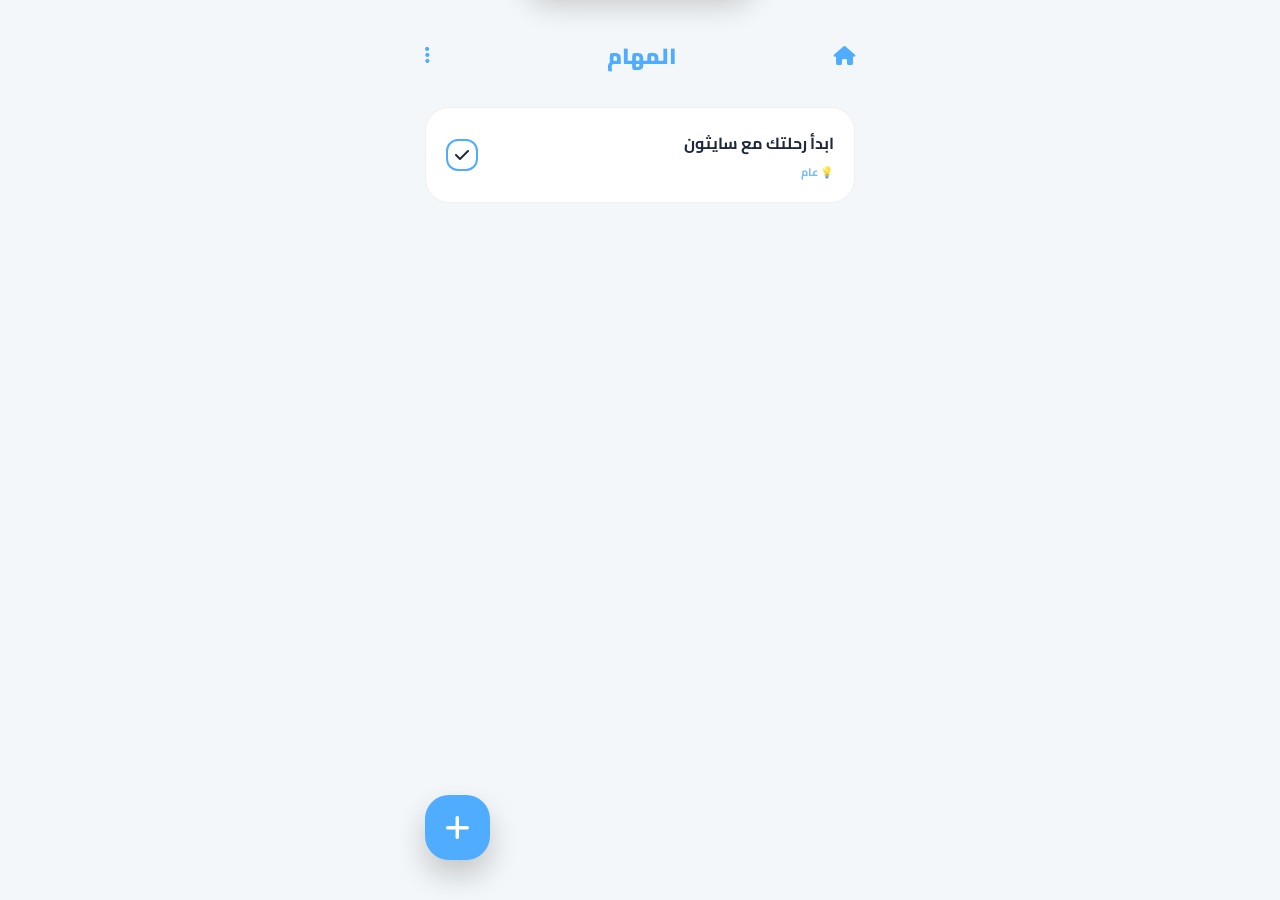
<file: frontend/habits.html>
<!DOCTYPE html>
<html lang="ar" dir="rtl" data-palette="soft">
<head>
    <meta charset="UTF-8">
    <meta name="viewport" content="width=device-width, initial-scale=1.0, maximum-scale=1.0, user-scalable=no, viewport-fit=cover">
    <link rel="stylesheet" href="style.css">
    <script src="script.js"></script>
    <script>
        CythonTheme.apply();
    </script>
    <title>Cython Habits - Final Pro</title>
    <link rel="stylesheet" href="https://cdnjs.cloudflare.com/ajax/libs/font-awesome/6.4.0/css/all.min.css">
    

    <style>
        @import url('https://fonts.googleapis.com/css2?family=Cairo:wght@400;700;900&display=swap');

        :root { 
            --main: #4facfe; --bg: #f4f7f9; --card: #fff; --text: #1e293b; --border: rgba(0,0,0,0.06);
        }
        
        /* الألوان المتغيرة بناءً على اختيار المستخدم */

        html.dark { 
            --bg: #0d0d0d; --card: #1a1a1a; --text: #f0f0f0; --border: rgba(255,255,255,0.08);
        }

        /* الإعدادات العامة - حذف مؤشر الكتابة والتحديد */
        * { 
            margin: 0; padding: 0; box-sizing: border-box; 
            font-family: 'Cairo', sans-serif; 
            -webkit-tap-highlight-color: transparent;
            user-select: none; caret-color: transparent; outline: none;
        }

        body { 
            background: var(--bg); 
            color: var(--text); 
            height: 100vh; 
            overflow: hidden; 
            display: flex; 
            justify-content: center; 
        }

        .app-container { 
            width: 100%; 
            max-width: 500px; 
            height: 100vh; 
            background: var(--bg); 
            display: flex; 
            flex-direction: column; 
            position: relative; 
        }

        /* الهيدر مع مسافة عن الحواف */
        .header { 
            padding: 35px 35px 20px; 
            display: flex; 
            justify-content: space-between; 
            align-items: center; 
        }
        .header h1 { font-size: 22px; font-weight: 900; color: var(--main); }

        .nav-tools { display: flex; align-items: center; gap: 20px; }
        .tool-icon { font-size: 19px; color: var(--main); cursor: pointer; transition: 0.3s; }
        .tool-icon-hidden { display: none; }

        /* القائمة المنسدلة */
        .menu-wrapper { position: relative; }
        .dropdown {
            position: absolute; top: 40px; left: 0; background: var(--card);
            border: 1px solid var(--border); border-radius: 18px; width: 140px;
            display: none; box-shadow: 0 15px 35px rgba(0,0,0,0.2); z-index: 1000;
            overflow: hidden; animation: popIn 0.2s ease-out;
        }
        @keyframes popIn { from { transform: scale(0.9); opacity: 0; } to { transform: scale(1); opacity: 1; } }
        .dropdown div { padding: 14px 18px; font-size: 14px; cursor: pointer; border-bottom: 1px solid var(--border); text-align: right; }
        .dropdown div:active { background: var(--main); color: white; }

        /* قائمة المهام */
        .content { flex: 1; overflow-y: auto; padding: 10px 35px 120px; }
        .habit-item { 
            background: var(--card); padding: 20px; border-radius: 24px; 
            display: flex; align-items: center; margin-bottom: 15px; 
            border: 1px solid var(--border); transition: 0.4s cubic-bezier(0.175, 0.885, 0.32, 1.275);
            animation: slideUp 0.4s ease;
        }
        @keyframes slideUp { from { opacity: 0; transform: translateY(10px); } to { opacity: 1; transform: translateY(0); } }

        .habit-info { flex: 1; display: flex; flex-direction: column; gap: 4px; }
        .habit-text { font-weight: 700; font-size: 16px; }
        .habit-type { font-size: 11px; color: var(--main); font-weight: bold; opacity: 0.8; }
        .completed { opacity: 0.5; }
        .completed .habit-text { text-decoration: line-through; }

        /* دوائر التحديد */
        .select-circle { width: 24px; height: 24px; border: 2px solid var(--main); border-radius: 50%; display: none; margin-left: 15px; transition: 0.2s; }
        .select-circle.active { background: var(--main); box-shadow: inset 0 0 0 4px var(--card); }

        /* زر الصح المربع */
        .check-btn { width: 32px; height: 32px; border-radius: 12px; border: 2px solid var(--main); display: flex; align-items: center; justify-content: center; transition: 0.3s; }
        .check-btn.checked { background: var(--main); color: white; }

        /* المودال الاحترافي */
        .modal-overlay {
            position: absolute; inset: 0; background: rgba(0,0,0,0.4); 
            display: none; align-items: center; justify-content: center; z-index: 2000;
            backdrop-filter: blur(8px);
        }
        .modal {
            width: 82%; background: var(--card); padding: 30px; border-radius: 35px;
            box-shadow: 0 25px 60px rgba(0,0,0,0.4); transform: scale(0.8); transition: 0.3s;
        }
        .modal.active { transform: scale(1); }
        .modal h2 { margin-bottom: 20px; text-align: center; font-size: 18px; }
        .modal input, .modal select {
            width: 100%; padding: 15px; margin-bottom: 15px; border-radius: 15px;
            border: 1px solid var(--border); background: var(--bg); color: var(--text); font-weight: bold;
            caret-color: var(--main); /* يظهر المؤشر فقط عند الكتابة داخل الحقول لسهولة الاستخدام */
        }

        /* رسالة التنبيه (Toast) */
        .toast {
            position: absolute; top: 40px; left: 50%; transform: translateX(-50%) translateY(-100px);
            background: var(--main); color: white; padding: 14px 30px; border-radius: 50px;
            font-weight: bold; font-size: 14px; box-shadow: 0 10px 30px rgba(0,0,0,0.2);
            transition: 0.6s cubic-bezier(0.175, 0.885, 0.32, 1.275); z-index: 3000;
            white-space: nowrap;
        }
        .toast.show { transform: translateX(-50%) translateY(0); }

        /* زر الإضافة */
        .add-btn {
            position: absolute; bottom: 40px; left: 35px; width: 65px; height: 65px;
            background: var(--main); color: white; border-radius: 24px;
            display: flex; align-items: center; justify-content: center; font-size: 28px;
            box-shadow: 0 15px 30px rgba(0,0,0,0.2); cursor: pointer; transition: 0.3s;
        }
        .add-btn:active { transform: scale(0.9); }
    </style>
</head>
<body>

    <div class="app-container">
        <div id="toast" class="toast">عمل رائع! آمل أن تقوم به ✨</div>

        <div class="modal-overlay" id="modalOverlay" onclick="if(event.target==this) closeModal()">
            <div class="modal" id="modal">
                <h2 id="modalTitle">إضافة خطة جديدة</h2>
                <input type="text" id="habitInput" placeholder="اكتب مهمتك...">
                <select id="typeInput">
                    <option value="💡 عام">عام</option>
                    <option value="📚 دراسة">دراسة</option>
                    <option value="💼 عمل">عمل</option>
                    <option value="🍎 صحة">صحة</option>
                </select>
                <div style="display:flex; gap:12px;">
                    <button style="flex:1; padding:15px; border-radius:15px; border:none; background:rgba(0,0,0,0.05); color:var(--text); font-weight:900;" onclick="closeModal()">إلغاء</button>
                    <button id="modalSubmit" style="flex:1; padding:15px; border-radius:15px; border:none; background:var(--main); color:white; font-weight:900;">حفظ</button>
                </div>
            </div>
        </div>

        <div class="header">
            <i class="fas fa-home tool-icon" onclick="location.href='index.html'"></i>
            
            <h1>المهام</h1>

            <div class="nav-tools">
                <i class="fas fa-trash-alt tool-icon tool-icon-hidden" id="btnDelete" onclick="deleteSelected()"></i>
                
                <div class="menu-wrapper">
                    <i class="fas fa-share-nodes tool-icon tool-icon-hidden" id="btnExport" onclick="toggleMenu('exportMenu')"></i>
                    <div class="dropdown" id="exportMenu">
                        <div onclick="window.print()">تصدير PDF</div>
                        <div onclick="window.print()">حفظ كصورة</div>
                    </div>
                </div>

                <div class="menu-wrapper">
                    <i class="fas fa-ellipsis-v tool-icon" onclick="toggleMenu('mainMenu')"></i>
                    <div class="dropdown" id="mainMenu">
                        <div onclick="enableSelection()">تحديد</div>
                        <div onclick="enableEditMode()">تعديل مهمة</div>
                    </div>
                </div>
            </div>
        </div>

        <div class="content" id="habitList">
            </div>

        <div class="add-btn" onclick="openModalForAdd()">
            <i class="fas fa-plus"></i>
        </div>
    </div>

    <script>
        let isSelectionMode = false;
        let isEditMode = false;
        let currentEditingItem = null;

        function toggleMenu(id) {
            const menu = document.getElementById(id);
            const isVisible = menu.style.display === 'block';
            document.querySelectorAll('.dropdown').forEach(d => d.style.display = 'none');
            menu.style.display = isVisible ? 'none' : 'block';
        }

        function closeModal() {
            document.getElementById('modal').classList.remove('active');
            setTimeout(() => {
                document.getElementById('modalOverlay').style.display = 'none';
                isEditMode = false;
            }, 300);
        }

        function openModalForAdd() {
            document.getElementById('modalTitle').innerText = "إضافة خطة جديدة";
            document.getElementById('habitInput').value = "";
            document.getElementById('modalSubmit').onclick = saveNewHabit;
            document.getElementById('modalOverlay').style.display = 'flex';
            setTimeout(() => document.getElementById('modal').classList.add('active'), 10);
        }

        function saveNewHabit() {
            const text = document.getElementById('habitInput').value;
            const type = document.getElementById('typeInput').value;
            if(!text.trim()) return;
            createHabitElement(text, type);
            closeModal();
            showToast();
        }

        function createHabitElement(text, type) {
            const list = document.getElementById('habitList');
            const div = document.createElement('div');
            div.className = 'habit-item';
            div.onclick = function() { if(isEditMode) openModalForEdit(div); };
            div.innerHTML = `
                <div class="select-circle" onclick="event.stopPropagation(); this.classList.toggle('active')"></div>
                <div class="habit-info">
                    <span class="habit-text">${text}</span>
                    <span class="habit-type">${type}</span>
                </div>
                <div class="check-btn" onclick="event.stopPropagation(); toggleComplete(this)"><i class="fas fa-check"></i></div>
            `;
            list.prepend(div);
        }

        function enableEditMode() {
            isEditMode = !isEditMode;
            document.getElementById('mainMenu').style.display = 'none';
            if(isEditMode) showToastMessage("انقر على المهمة لتعديلها");
        }

        function openModalForEdit(item) {
            currentEditingItem = item;
            document.getElementById('modalTitle').innerText = "تعديل المهمة";
            document.getElementById('habitInput').value = item.querySelector('.habit-text').innerText;
            document.getElementById('typeInput').value = item.querySelector('.habit-type').innerText;
            document.getElementById('modalSubmit').onclick = saveEdit;
            document.getElementById('modalOverlay').style.display = 'flex';
            setTimeout(() => document.getElementById('modal').classList.add('active'), 10);
        }

        function saveEdit() {
            if(currentEditingItem) {
                currentEditingItem.querySelector('.habit-text').innerText = document.getElementById('habitInput').value;
                currentEditingItem.querySelector('.habit-type').innerText = document.getElementById('typeInput').value;
            }
            closeModal();
            showToastMessage("تم التعديل بنجاح ✅");
        }

        function toggleComplete(btn) {
            btn.classList.toggle('checked');
            btn.closest('.habit-item').classList.toggle('completed');
        }

        function enableSelection() {
            isSelectionMode = !isSelectionMode;
            document.getElementById('btnDelete').style.display = isSelectionMode ? 'block' : 'none';
            document.getElementById('btnExport').style.display = isSelectionMode ? 'block' : 'none';
            document.getElementById('mainMenu').style.display = 'none';
            document.querySelectorAll('.select-circle').forEach(el => el.style.display = isSelectionMode ? 'block' : 'none');
            document.querySelectorAll('.check-btn').forEach(el => el.style.display = isSelectionMode ? 'none' : 'flex');
        }

        function deleteSelected() {
            const selected = document.querySelectorAll('.select-circle.active');
            selected.forEach(el => el.closest('.habit-item').remove());
            enableSelection();
        }

        function showToast() {
            const toast = document.getElementById('toast');
            toast.innerText = "عمل رائع! آمل أن تقوم به ✨";
            toast.classList.add('show');
            setTimeout(() => toast.classList.remove('show'), 3000);
        }

        function showToastMessage(msg) {
            const toast = document.getElementById('toast');
            toast.innerText = msg;
            toast.classList.add('show');
            setTimeout(() => toast.classList.remove('show'), 3000);
        }

        window.onclick = function(e) {
            if (!e.target.closest('.menu-wrapper')) {
                document.querySelectorAll('.dropdown').forEach(d => d.style.display = 'none');
            }
        }

        // مهمة افتراضية عند البدء
        window.onload = () => createHabitElement("ابدأ رحلتك مع سايثون", "💡 عام");
    </script>
</body>
</html>
</file>
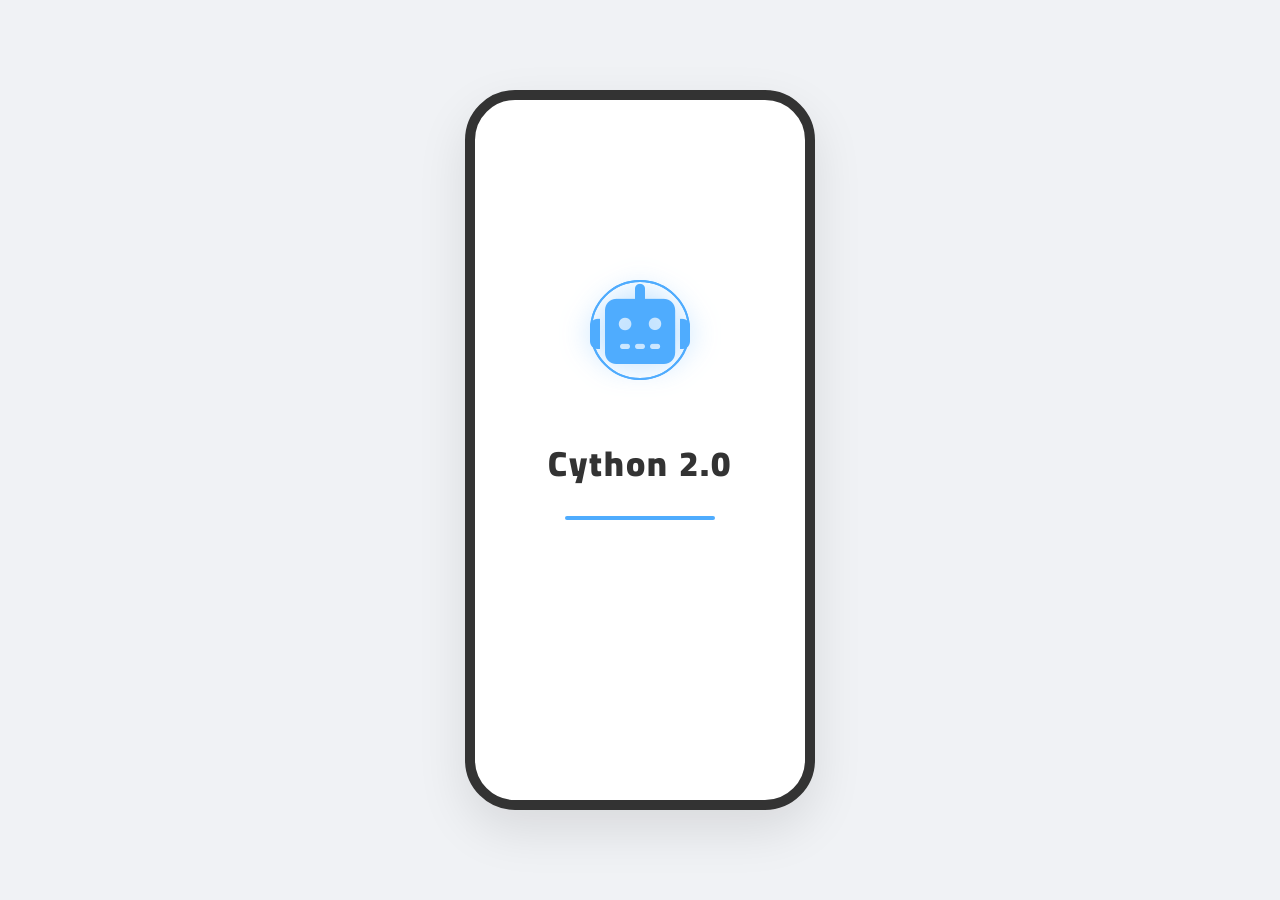
<file: frontend/intro.html>
<!DOCTYPE html>
<html lang="ar" dir="rtl">
<head>
    <meta charset="UTF-8">
    <title>Cython 2.0 - Robot Animation</title>
    <link rel="stylesheet" href="https://cdnjs.cloudflare.com/ajax/libs/font-awesome/6.4.0/css/all.min.css">
    <style>
        @import url('https://fonts.googleapis.com/css2?family=Cairo:wght@900&display=swap');

        * { margin: 0; padding: 0; box-sizing: border-box; }
        body { background: #f0f2f5; height: 100vh; display: flex; justify-content: center; align-items: center; overflow: hidden; font-family: 'Cairo', sans-serif; }

        /* إطار الهاتف */
        .phone {
            width: 350px; height: 720px; background: #fff;
            border-radius: 50px; border: 10px solid #333;
            position: relative; overflow: hidden;
            display: flex; flex-direction: column; align-items: center;
            box-shadow: 0 20px 50px rgba(0,0,0,0.1);
        }

        /* شبكة خلفية فاتحة */
        .bg-grid {
            position: absolute; inset: 0;
            background-image: radial-gradient(#4facfe 0.5px, transparent 0.5px);
            background-size: 20px 20px; opacity: 0.1;
        }

        /* الروبوتات الصغيرة التي تخرج من الأطراف */
        .mini-robot {
            position: absolute; color: #4facfe; font-size: 20px;
            opacity: 0; animation: spawnRobot 4s infinite;
        }

        @keyframes spawnRobot {
            0% { transform: scale(0) translateY(0); opacity: 0; }
            20% { opacity: 0.5; transform: scale(1.2); }
            50% { opacity: 0.8; transform: scale(1) translateY(-20px); }
            100% { opacity: 0; transform: scale(0.5) translateY(-50px); }
        }

        /* الروبوت المركزي القائد */
        .main-robot {
            margin-top: 150px; font-size: 80px; color: #4facfe;
            z-index: 10; position: relative;
            animation: floatRobot 3s ease-in-out infinite;
            filter: drop-shadow(0 0 15px rgba(79, 172, 254, 0.4));
        }

        @keyframes floatRobot {
            0%, 100% { transform: translateY(0) rotate(0deg); }
            50% { transform: translateY(-20px) rotate(5deg); }
        }

        /* دوائر النبض خلف الروبوت */
        .pulse-ring {
            position: absolute; width: 100px; height: 100px;
            border: 2px solid #4facfe; border-radius: 50%;
            top: 180px; z-index: 1;
            animation: ripple 2s linear infinite;
        }

        @keyframes ripple {
            0% { transform: scale(1); opacity: 1; }
            100% { transform: scale(3); opacity: 0; }
        }

        /* اسم النظام */
        .title {
            margin-top: 30px; font-size: 35px; font-weight: 900;
            color: #333; z-index: 10; letter-spacing: 2px;
        }

        .loading-bar {
            width: 150px; height: 4px; background: #eee;
            border-radius: 10px; margin-top: 20px; overflow: hidden;
        }

        .loading-progress {
            width: 0%; height: 100%; background: #4facfe;
            animation: load 3s forwards;
        }

        @keyframes load { to { width: 100%; } }

    </style>
</head>
<body>

    <div class="phone">
        <div class="bg-grid"></div>
        
        <i class="fas fa-robot mini-robot" style="top:20%; left:10%; animation-delay: 0s;"></i>
        <i class="fas fa-robot mini-robot" style="top:50%; right:15%; animation-delay: 1s;"></i>
        <i class="fas fa-robot mini-robot" style="bottom:30%; left:20%; animation-delay: 2s;"></i>
        <i class="fas fa-robot mini-robot" style="top:15%; right:25%; animation-delay: 1.5s;"></i>

        <div class="pulse-ring"></div>
        <div class="pulse-ring" style="animation-delay: 0.5s;"></div>

        <div class="main-robot">
            <i class="fas fa-robot"></i>
        </div>

        <h1 class="title">Cython 2.0</h1>
        
        <div class="loading-bar">
            <div class="loading-progress"></div>
        </div>
    </div>


<script>
        // الانتقال التلقائي بعد انتهاء التحميل
        setTimeout(() => {
            window.location.href = "index.html";
        }, 3500);
    </script>

</body>
</html>
</file>
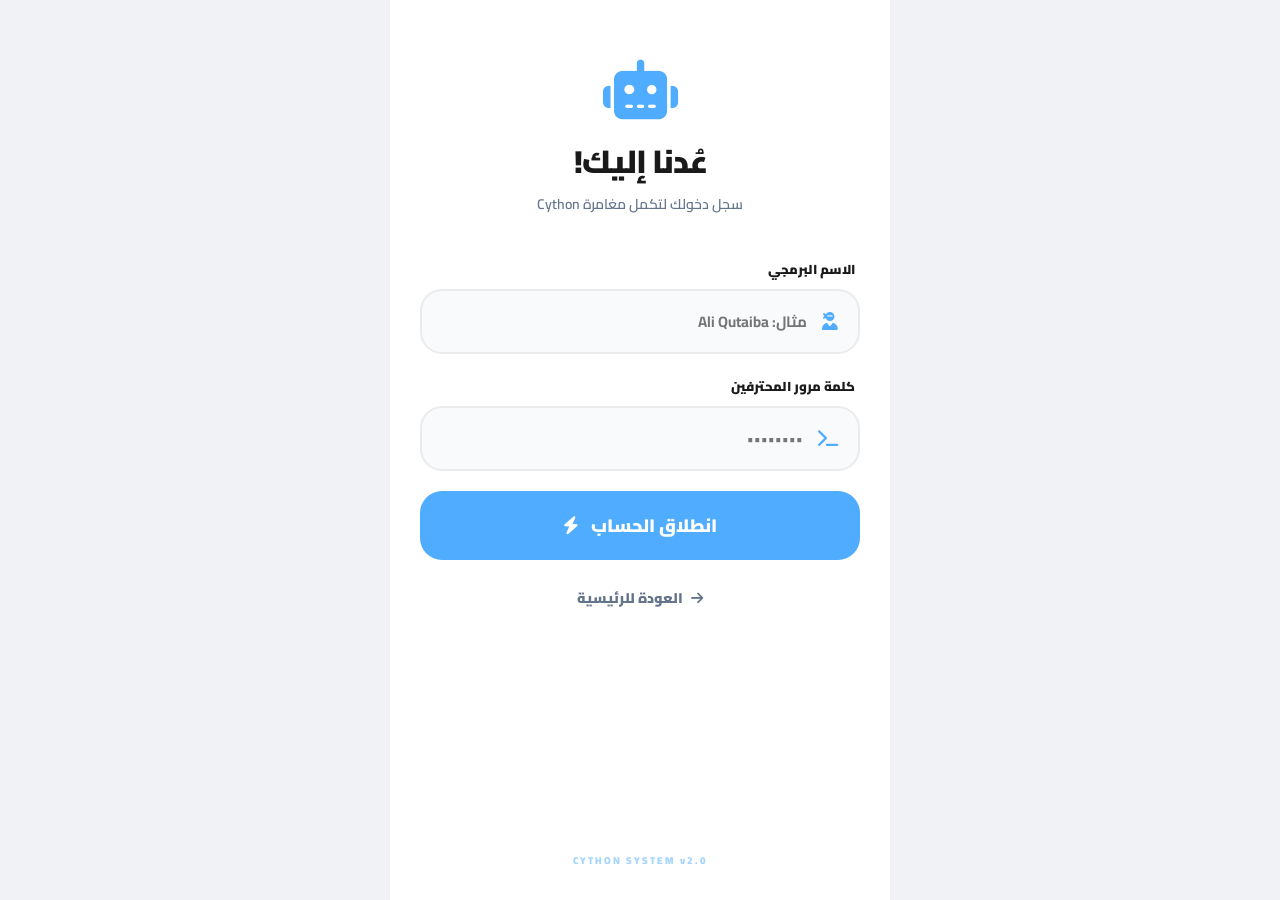
<file: frontend/login.html>
<!DOCTYPE html>
<html lang="ar" dir="rtl">
<head>
    <meta charset="UTF-8">
    <meta name="viewport" content="width=device-width, initial-scale=1.0, maximum-scale=1.0, user-scalable=no, viewport-fit=cover">
    <script src="script.js"></script>
    <script>
        CythonTheme.apply({ dark: '#050505', light: '#f0f2f5' });
    </script>
    <title>تسجيل الدخول - Cython 2.0</title>
    <link rel="stylesheet" href="https://cdnjs.cloudflare.com/ajax/libs/font-awesome/6.4.0/css/all.min.css">
    

    <style>
        @import url('https://fonts.googleapis.com/css2?family=Cairo:wght@400;700;900&display=swap');

        :root {
            --main: #4facfe; --bg: #f0f2f5; --app: #ffffff; --text: #1a1a1a; --p: #64748b; 
            --glass: rgba(255, 255, 255, 0.7); --border: rgba(0,0,0,0.06); --input: #f8fafc;
        }

        html.dark { 
            --bg: #050505; --app: #0f0f0f; --text: #f1f5f9; --p: #94a3b8; 
            --glass: rgba(15, 15, 15, 0.75); --border: rgba(255,255,255,0.06); --input: #1a1a1a;
        }

        /* أنظمة الألوان */
        html.color-1 { --main: #4facfe; } html.color-2 { --main: #ff4757; }
        html.color-3 { --main: #2ecc71; } html.color-4 { --main: #a29bfe; }
        html.color-5 { --main: #f1c40f; } html.color-6 { --main: #e84393; }

        * { margin: 0; padding: 0; box-sizing: border-box; font-family: 'Cairo', sans-serif; user-select: none; }

        body { background: var(--bg); height: 100vh; display: flex; justify-content: center; align-items: center; overflow: hidden; transition: 0.5s; }

        .phone { 
            width: 100%; height: 100%; max-width: 500px; 
            background: var(--app); display: flex; flex-direction: column; 
            position: relative; overflow: hidden; animation: slideUp 0.8s cubic-bezier(0.2, 1, 0.3, 1);
        }

        @keyframes slideUp { from { opacity: 0; transform: translateY(50px); } to { opacity: 1; transform: translateY(0); } }

        /* أنميشن الصاروخ والروبوتات */
        .flying-item { position: fixed; pointer-events: none; z-index: 9999; transition: all 0.8s cubic-bezier(0.19, 1, 0.22, 1); }
        .rocket-anim { font-size: 35px; color: var(--main); filter: drop-shadow(0 0 10px var(--main)); }
        .bot-particle { font-size: 15px; color: var(--main); opacity: 0.8; }

        .header { padding: 60px 30px 20px; text-align: center; }
        .header i.main-icon { font-size: 60px; color: var(--main); transition: 0.5s; cursor: pointer; }
        .header i.main-icon:active { transform: scale(0.9) rotate(15deg); }
        .header h2 { color: var(--text); font-size: 32px; font-weight: 900; letter-spacing: -1px; margin-top: 10px; }
        .header p { color: var(--p); font-size: 14px; font-weight: 600; }

        .content { flex: 1; padding: 20px 30px; }

        .input-group { margin-bottom: 20px; transform: translateY(0); transition: 0.3s; }
        .input-group label { display: block; margin-bottom: 8px; color: var(--text); font-weight: 900; font-size: 13px; padding-right: 5px; }
        
        .field {
            width: 100%; padding: 16px 20px; border-radius: 22px;
            border: 2px solid var(--border); background: var(--input);
            transition: 0.4s cubic-bezier(0.175, 0.885, 0.32, 1.275);
            display: flex; align-items: center; gap: 15px;
        }
        .field i { color: var(--main); font-size: 18px; }
        .field input { background: none; border: none; width: 100%; color: var(--text); font-weight: 700; font-size: 15px; outline: none; caret-color: var(--main); }

        .field:focus-within { border-color: var(--main); background: var(--app); transform: scale(1.02); box-shadow: 0 15px 30px rgba(0,0,0,0.05); }

        .btn-login {
            width: 100%; padding: 18px; background: var(--main);
            color: white; border: none; border-radius: 22px;
            font-weight: 900; font-size: 18px; cursor: pointer;
            transition: 0.4s cubic-bezier(0.2, 1, 0.3, 1); margin-top: 10px;
            box-shadow: 0 15px 30px rgba(var(--main), 0.3);
            display: flex; align-items: center; justify-content: center; gap: 12px;
        }

        .back-btn { 
            display: flex; align-items: center; gap: 8px; justify-content: center; 
            margin-top: 25px; color: var(--p); text-decoration: none; 
            font-size: 14px; font-weight: 900; transition: 0.3s;
        }
        .back-btn:active { transform: scale(0.9); }

        /* تأثير الاهتزاز */
        @keyframes shake { 0%, 100% { transform: translateX(0); } 25% { transform: translateX(-5px); } 75% { transform: translateX(5px); } }
        .error-shake { animation: shake 0.3s ease-in-out; border-color: #ff4757 !important; }
    </style>
</head>
<body>

    <div class="phone" id="appBody">
        <div class="header">
            <i class="fas fa-robot main-icon" onclick="spawnBots(event)"></i>
            <h2>عُدنا إليك!</h2>
            <p>سجل دخولك لتكمل مغامرة Cython</p>
        </div>

        <div class="content">
            <form id="loginForm">
                <div class="input-group">
                    <label>الاسم البرمجي</label>
                    <div class="field" id="fieldUser">
                        <i class="fas fa-user-ninja"></i>
                        <input type="text" id="userInput" placeholder="مثال: Ali Qutaiba" required>
                    </div>
                </div>

                <div class="input-group">
                    <label>كلمة مرور المحترفين</label>
                    <div class="field" id="fieldPass">
                        <i class="fas fa-terminal"></i>
                        <input type="password" id="passInput" placeholder="••••••••" required>
                    </div>
                </div>

                <button type="button" class="btn-login" onclick="handleLogin(event)">
                    <span>انطلاق الحساب</span>
                    <i class="fas fa-bolt"></i>
                </button>
            </form>

            <a href="index.html" class="back-btn">
                <i class="fas fa-arrow-right"></i>
                <span>العودة للرئيسية</span>
            </a>
        </div>
        
        <div style="text-align: center; padding-bottom: 30px; color: var(--main); font-weight: 900; font-size: 10px; letter-spacing: 2px; opacity: 0.5;">CYTHON SYSTEM v2.0</div>
    </div>

    <script>
        // أنميشن الروبوتات الصغيرة يا علي
        function spawnBots(e) {
            const count = 10;
            const x = e.clientX || window.innerWidth / 2;
            const y = e.clientY || window.innerHeight / 2;

            for (let i = 0; i < count; i++) {
                const bot = document.createElement('i');
                bot.className = 'fas fa-robot flying-item bot-particle';
                bot.style.left = x + 'px';
                bot.style.top = y + 'px';
                document.body.appendChild(bot);

                const angle = (i / count) * Math.PI * 2;
                const dist = 120 + Math.random() * 60;
                const tx = Math.cos(angle) * dist;
                const ty = Math.sin(angle) * dist;

                setTimeout(() => {
                    bot.style.transform = `translate(${tx}px, ${ty}px) rotate(${Math.random() * 360}deg) scale(0)`;
                    bot.style.opacity = '0';
                }, 10);
                setTimeout(() => bot.remove(), 800);
            }
        }

        // أنميشن الصاروخ عند تسجيل الدخول
        function handleLogin(e) {
            const user = document.getElementById('userInput').value.trim();
            const pass = document.getElementById('passInput').value.trim();
            const btn = e.currentTarget;

            if (!user || !pass) {
                document.querySelectorAll('.field').forEach(f => f.classList.add('error-shake'));
                setTimeout(() => document.querySelectorAll('.field').forEach(f => f.classList.remove('error-shake')), 400);
                return;
            }

            // إنشاء الصاروخ
            const rocket = document.createElement('i');
            rocket.className = 'fas fa-rocket flying-item rocket-anim';
            rocket.style.left = (e.clientX - 20) + 'px';
            rocket.style.top = (e.clientY - 20) + 'px';
            document.body.appendChild(rocket);

            // حفظ البيانات
            localStorage.setItem('isLoggedIn', 'true');
            localStorage.setItem('username', user);

            // أنميشن الانطلاق
            btn.style.transform = "scale(0.95)";
            btn.innerHTML = '<i class="fas fa-circle-notch fa-spin"></i> جاري المزامنة...';

            setTimeout(() => {
                rocket.style.transform = 'translateY(-120vh) scale(2)';
                rocket.style.opacity = '0';
                document.getElementById('appBody').style.transform = 'translateY(-100vh)';
                document.getElementById('appBody').style.opacity = '0';
            }, 100);

            setTimeout(() => {
                window.location.href = "index.html";
            }, 800);
        }
    </script>
</body>
</html>
</file>
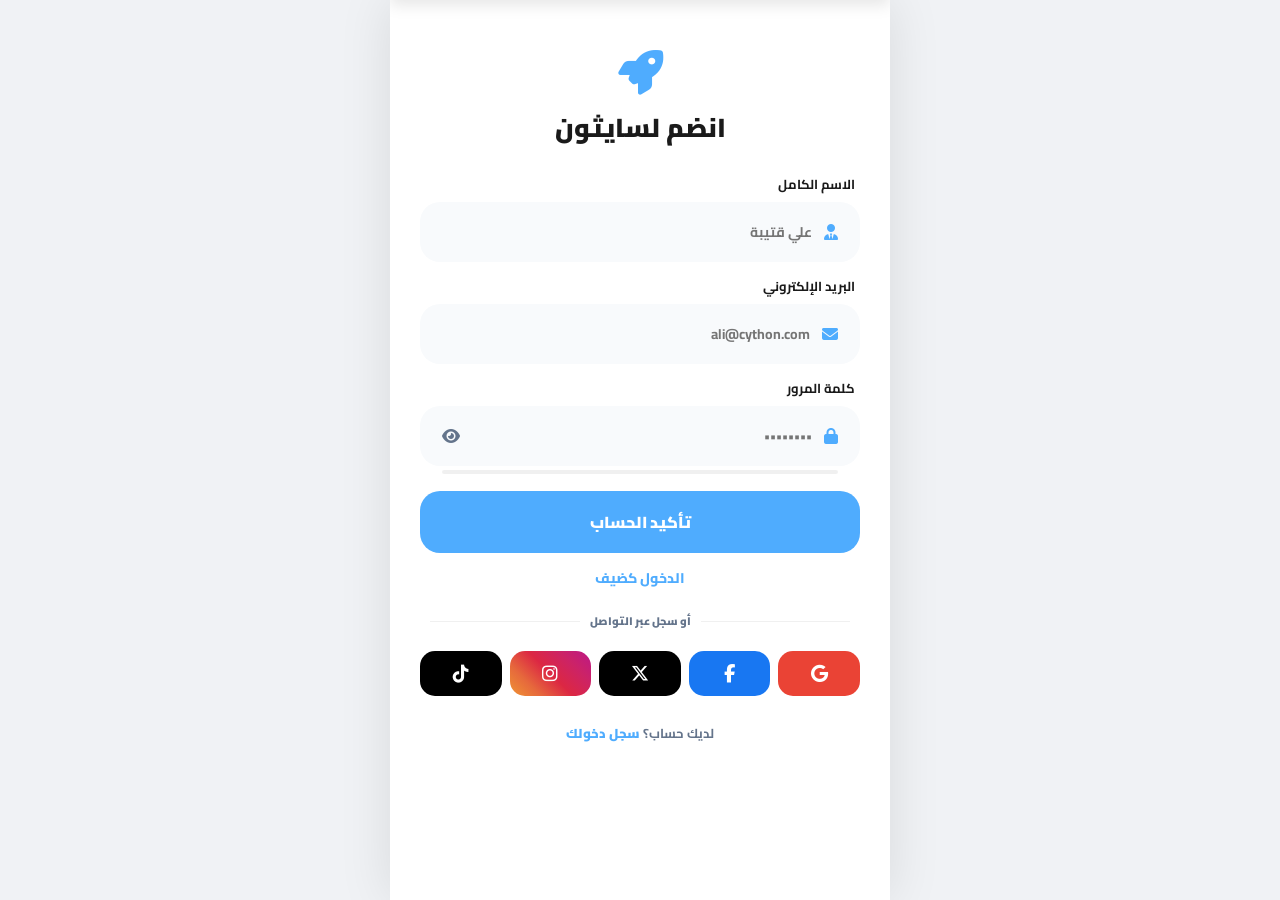
<file: frontend/signup.html>
<!DOCTYPE html>
<html lang="ar" dir="rtl">
<head>
    <meta charset="UTF-8">
    <meta name="viewport" content="width=device-width, initial-scale=1.0, maximum-scale=1.0, user-scalable=no, viewport-fit=cover">
    <link rel="stylesheet" href="style.css">
    <script src="script.js"></script>
    <script>
        CythonTheme.apply({ dark: '#050505', light: '#f0f2f5' });
    </script>
    <title>الانضمام - Cython 2.0</title>
    <link rel="stylesheet" href="https://cdnjs.cloudflare.com/ajax/libs/font-awesome/6.5.0/css/all.min.css">
    

    <style>
        @import url('https://fonts.googleapis.com/css2?family=Cairo:wght@400;600;700;900&display=swap');

        :root { 
            --main: #4facfe; --bg: #f0f2f5; --app: #ffffff; --p: #64748b; --input: #f8fafc; --text: #1a1a1a; 
            --border: rgba(0,0,0,0.06); --danger: #ff4757; --success: #2ecc71; --warning: #f1c40f;
        }
        
        html.dark { 
            --bg: #050505; --app: #0f0f0f; --p: #94a3b8; --input: #1a1a1a; --text: #f1f5f9; 
            --border: rgba(255,255,255,0.06); --danger: #ff5252;
        }

        /* ثيمات الألوان */

        * { margin: 0; padding: 0; box-sizing: border-box; font-family: 'Cairo', sans-serif; caret-color: transparent; user-select: none; -webkit-tap-highlight-color: transparent; }
        body { background-color: var(--bg); height: 100vh; display: flex; justify-content: center; align-items: center; overflow: hidden; }

        .phone { 
            width: 100%; height: 100%; max-width: 500px; 
            background: var(--app); display: flex; flex-direction: column; 
            position: relative; overflow: hidden; box-shadow: 0 0 50px rgba(0,0,0,0.1);
        }

        /* الإشعار بحجم نافذة الملف */
        .app-notification {
            position: absolute; top: 0; left: 0; right: 0;
            background: var(--main); color: white;
            padding: calc(20px + env(safe-area-inset-top)) 20px 20px;
            z-index: 10000; transform: translateY(-100%);
            transition: 0.5s cubic-bezier(0.175, 0.885, 0.32, 1.275);
            display: flex; align-items: center; justify-content: center; gap: 12px;
            font-weight: 800; font-size: 14px; box-shadow: 0 5px 15px rgba(0,0,0,0.1);
        }
        .app-notification.active { transform: translateY(0); }
        .app-notification.error { background: var(--danger); }

        /* المحتوى */
        .header { padding: calc(50px + env(safe-area-inset-top)) 30px 10px; text-align: center; }
        .header i { font-size: 45px; color: var(--main); margin-bottom: 8px; }
        .header h2 { color: var(--text); font-size: 26px; font-weight: 900; }

        .content { flex: 1; padding: 10px 30px; overflow-y: auto; padding-bottom: 40px; }
        .field-label { display: block; margin: 0 5px 6px; color: var(--text); font-weight: 700; font-size: 13px; }
        .field { width: 100%; padding: 15px 20px; border-radius: 20px; border: 2px solid transparent; background: var(--input); display: flex; align-items: center; gap: 12px; margin-bottom: 12px; }
        .field input { background: none; border: none; width: 100%; color: var(--text); font-weight: 700; font-size: 14px; outline: none; caret-color: var(--main); }
        .field:focus-within { border-color: var(--main); background: var(--app); }

        .strength-meter { height: 4px; width: 90%; background: var(--border); margin: -8px auto 12px; border-radius: 10px; overflow: hidden; }
        .strength-bar { height: 100%; width: 0%; transition: 0.5s; }

        .btn-signup { width: 100%; padding: 16px; background: var(--main); color: white; border: none; border-radius: 20px; font-weight: 900; font-size: 16px; cursor: pointer; transition: 0.3s; margin-top: 5px; }
        .btn-signup:active { transform: scale(0.95); }

        /* أزرار التواصل الاجتماعي المحدثة */
        .social-divider { display: flex; align-items: center; margin: 20px 0; color: var(--p); font-size: 11px; font-weight: 900; text-transform: uppercase; }
        .social-divider::before, .social-divider::after { content: ""; flex: 1; height: 1px; background: var(--border); margin: 0 10px; }
        
        .social-grid { display: grid; grid-template-columns: repeat(5, 1fr); gap: 8px; }
        .social-btn { height: 45px; border-radius: 15px; display: flex; align-items: center; justify-content: center; color: white; font-size: 18px; transition: 0.3s; cursor: pointer; }
        .social-btn:active { transform: scale(0.85); }

        /* مودالات وأنظمة التحميل */
        .modal-overlay { position: absolute; inset: 0; background: rgba(0,0,0,0.6); display: none; align-items: center; justify-content: center; z-index: 5000; backdrop-filter: blur(8px); }
        .modal-overlay.active { display: flex; }
        .modal-box { background: var(--app); width: 85%; padding: 25px; border-radius: 35px; text-align: center; border: 1px solid var(--border); }

        #loader { display: none; flex-direction: column; align-items: center; justify-content: center; position: fixed; inset: 0; background: var(--app); z-index: 9999; }
        .spinner { width: 40px; height: 40px; border: 4px solid var(--input); border-top-color: var(--main); border-radius: 50%; animation: spin 1s linear infinite; }
        @keyframes spin { to { transform: rotate(360deg); } }
    </style>
</head>
<body>

    <div id="loader">
        <div class="spinner"></div>
        <p style="margin-top: 15px; font-weight: 900; color: var(--text);">جاري التحميل يا علي...</p>
    </div>

    <div class="phone">
        <div class="app-notification" id="appNotif">
            <i class="fas fa-bell"></i>
            <span id="notifMsg">تنبيه</span>
        </div>

        <div class="header">
            <i class="fas fa-rocket"></i>
            <h2>انضم لسايثون</h2>
        </div>

        <div class="content">
            <form id="signupForm">
                <span class="field-label">الاسم الكامل</span>
                <div class="field"><i class="fas fa-user-tie" style="color:var(--main)"></i><input type="text" id="userInput" placeholder="علي قتيبة"></div>
                
                <span class="field-label">البريد الإلكتروني</span>
                <div class="field"><i class="fas fa-envelope" style="color:var(--main)"></i><input type="email" id="emailInput" placeholder="ali@cython.com"></div>

                <span class="field-label">كلمة المرور</span>
                <div class="field">
                    <i class="fas fa-lock" style="color:var(--main)"></i>
                    <input type="password" id="passInput" placeholder="••••••••" oninput="checkStrength(this.value)">
                    <i class="fas fa-eye" style="color:var(--p); cursor:pointer" onclick="togglePass()"></i>
                </div>
                <div class="strength-meter"><div id="strengthBar" class="strength-bar"></div></div>

                <button type="button" class="btn-signup" onclick="validate()">تأكيد الحساب</button>
                <div style="text-align:center; margin-top:12px; color:var(--main); font-weight:800; font-size:14px; cursor:pointer;" onclick="openModal('guestModal')">الدخول كضيف</div>
            </form>

            <div class="social-divider">أو سجل عبر التواصل</div>
            
            <div class="social-grid">
                <div class="social-btn" style="background:#ea4335" onclick="quick('Google')"><i class="fab fa-google"></i></div>
                <div class="social-btn" style="background:#1877f2" onclick="quick('Facebook')"><i class="fab fa-facebook-f"></i></div>
                <div class="social-btn" style="background:#000" onclick="quick('X')"><i class="fab fa-x-twitter"></i></div>
                <div class="social-btn" style="background:linear-gradient(45deg, #f09433, #e6683c, #dc2743, #cc2366, #bc1888)" onclick="quick('Instagram')"><i class="fab fa-instagram"></i></div>
                <div class="social-btn" style="background:#000" onclick="quick('TikTok')"><i class="fab fa-tiktok"></i></div>
            </div>

            <p style="text-align: center; margin-top: 25px; font-weight: 700; color: var(--p); font-size: 13px;">
                لديك حساب؟ <span onclick="location.href='login.html'" style="color:var(--main); cursor:pointer; font-weight: 900;">سجل دخولك</span>
            </p>
        </div>

        <div class="modal-overlay" id="confirmModal">
            <div class="modal-box">
                <h3 style="color:var(--text); font-weight:900">تأكيد البيانات</h3>
                <p style="color:var(--p); font-size:13px; margin:10px 0">هل البيانات صحيحة يا علي؟</p>
                <div style="display:flex; gap:10px; margin-top:15px">
                    <button class="btn-signup" style="padding:12px; margin:0" onclick="save()">تأكيد</button>
                    <button class="btn-signup" style="padding:12px; background:var(--input); color:var(--text); margin:0" onclick="closeModal('confirmModal')">تعديل</button>
                </div>
            </div>
        </div>

        <div class="modal-overlay" id="guestModal">
            <div class="modal-box">
                <h3 style="color:var(--text); font-weight:900">دخول الضيف</h3>
                <div class="field" style="margin-top:15px; background:var(--bg); border:1px solid var(--border)"><input type="text" id="guestName" placeholder="اسمك المستعار..."></div>
                <button onclick="guestLogin()" class="btn-signup" style="margin:0">انطلاق</button>
            </div>
        </div>
    </div>

    <script>
        function triggerNotif(msg, type = 'info') {
            const notif = document.getElementById('appNotif');
            document.getElementById('notifMsg').innerText = msg;
            notif.classList.toggle('error', type === 'error');
            notif.classList.add('active');
            setTimeout(() => notif.classList.remove('active'), 3000);
        }

        function togglePass() {
            const input = document.getElementById('passInput');
            input.type = input.type === 'password' ? 'text' : 'password';
        }

        function checkStrength(val) {
            const bar = document.getElementById('strengthBar');
            let s = 0;
            if(val.length > 5) s += 33;
            if(/[A-Z]/.test(val)) s += 33;
            if(/[0-9]/.test(val)) s += 34;
            bar.style.width = s + "%";
            bar.style.background = s < 40 ? "var(--danger)" : s < 80 ? "var(--warning)" : "var(--success)";
        }

        function validate() {
            if(!document.getElementById('userInput').value) return triggerNotif("اكتب اسمك يا علي!", "error");
            if(!document.getElementById('emailInput').value.includes('@')) return triggerNotif("البريد غير صحيح!", "error");
            openModal('confirmModal');
        }

        function quick(p) { save(p + " User", p.toLowerCase() + "@social.com"); }

        function guestLogin() {
            const name = document.getElementById('guestName').value;
            if(!name) return triggerNotif("اكتب اسمك المستعار", "error");
            save(name + " (ضيف)", "guest@cython.com");
        }

        function save(nInput, eInput) {
            const name = nInput || document.getElementById('userInput').value;
            const email = eInput || document.getElementById('emailInput').value;
            
            closeModal('confirmModal');
            document.getElementById('loader').style.display = 'flex';
            
            localStorage.setItem('isLoggedIn', 'true');
            localStorage.setItem('username', name);
            localStorage.setItem('userEmail', email);
            localStorage.setItem('joinDate', new Date().toLocaleDateString('ar-EG'));
            
            setTimeout(() => window.location.href = "index.html", 2000);
        }

        function openModal(id) { document.getElementById(id).classList.add('active'); }
        function closeModal(id) { document.getElementById(id).classList.remove('active'); }
    </script>
</body>
</html>
</file>
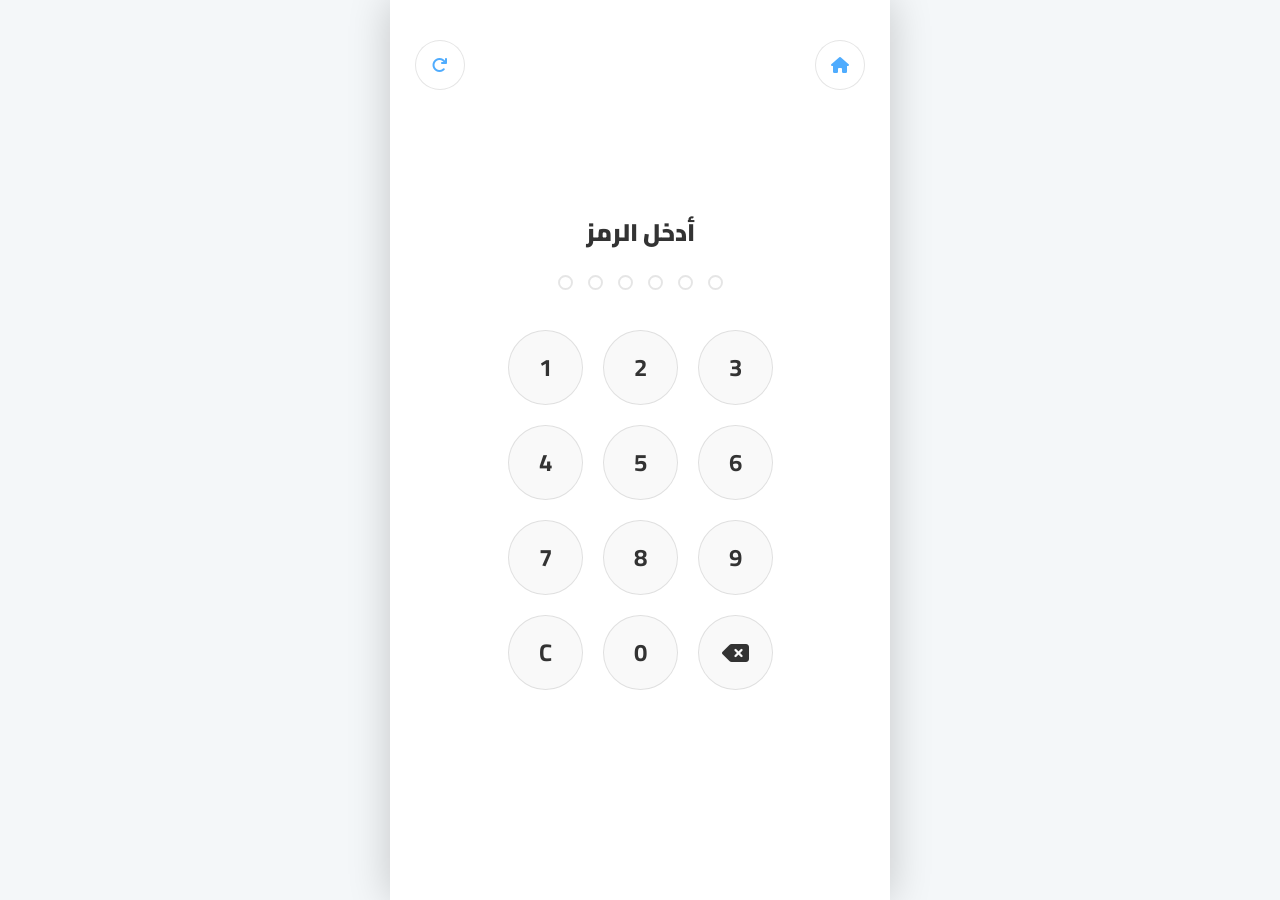
<file: frontend/vault.html>
<!DOCTYPE html>
<html lang="ar" dir="ltr">
<head>
    <meta charset="UTF-8">
    <meta name="viewport" content="width=device-width, initial-scale=1.0, maximum-scale=1.0, user-scalable=no, viewport-fit=cover">
    <script src="script.js"></script>
    <script>
        CythonTheme.apply();
    </script>
    <title>خزنة سايثون</title>
    <link rel="stylesheet" href="https://cdnjs.cloudflare.com/ajax/libs/font-awesome/6.4.0/css/all.min.css">
    

    <style>
        @import url('https://fonts.googleapis.com/css2?family=Cairo:wght@400;700;900&display=swap');
        
        :root { 
            --main: #4facfe; /* اللون الافتراضي */
            --bg: #f4f7f9; 
            --app: #ffffff; 
            --text: #333; 
            --border: rgba(0,0,0,0.1); 
        }

        /* دعم الوضع الداكن */
        html.dark { 
            --bg: #050505; 
            --app: #0d0d0d; 
            --text: #ffffff; 
            --border: rgba(255,255,255,0.1); 
        }

        /* دعم الألوان المختارة من الثيمات */
        html.color-1 { --main: #4facfe; }
        html.color-2 { --main: #ff3b30; }
        html.color-3 { --main: #2ecc71; }
        html.color-4 { --main: #af52de; }
        html.color-5 { --main: #ffcc00; }

        * { margin: 0; padding: 0; box-sizing: border-box; font-family: 'Cairo', sans-serif; outline: none; user-select: none; }

        body { background: var(--bg); height: 100vh; display: flex; justify-content: center; align-items: center; overflow: hidden; color: var(--text); }
        .phone { width: 100%; height: 100%; max-width: 500px; background: var(--app); position: relative; overflow: hidden; box-shadow: 0 0 40px rgba(0,0,0,0.2); }

        .screen { position: absolute; inset: 0; background: var(--app); display: none; flex-direction: column; align-items: center; justify-content: center; padding: 40px; z-index: 10; }
        .screen.active { display: flex; }

        .nav-header { position: absolute; top: 40px; width: 100%; padding: 0 25px; display: flex; justify-content: space-between; z-index: 100; }
        .circle-btn { width: 50px; height: 50px; border-radius: 50%; display: flex; align-items: center; justify-content: center; background: var(--app); border: 1px solid var(--border); color: var(--main); cursor: pointer; transition: 0.3s; }
        .circle-btn:active { background: var(--main); color: #fff; }

        .pass-dots { display: flex; gap: 15px; margin-bottom: 40px; }
        .dot { width: 15px; height: 15px; border-radius: 50%; border: 2px solid var(--border); transition: 0.3s; }
        .dot.active { background: var(--main); border-color: var(--main); box-shadow: 0 0 15px var(--main); transform: scale(1.2); }

        .keyboard { display: grid; grid-template-columns: repeat(3, 1fr); gap: 20px; }
        .key-circle { width: 75px; height: 75px; border-radius: 50%; background: rgba(128,128,128,0.05); border: 1px solid var(--border); display: flex; align-items: center; justify-content: center; font-size: 24px; font-weight: 700; cursor: pointer; transition: 0.2s; }
        .key-circle:active { background: var(--main); color: #fff; transform: scale(0.9); }

        .file-box { width: 100%; background: rgba(128,128,128,0.05); padding: 20px; border-radius: 20px; margin-bottom: 10px; display: flex; align-items: center; gap: 15px; text-align: left; border: 1px solid var(--border); }
        
        .shake { animation: shake 0.4s; }
        @keyframes shake { 0%,100%{transform:translateX(0)} 25%{transform:translateX(-10px)} 75%{transform:translateX(10px)} }
    </style>
</head>
<body>

    <div class="phone">
        <div class="nav-header">
            <div class="circle-btn" onclick="location.reload()"><i class="fas fa-redo"></i></div>
            <div class="circle-btn" onclick="location.href='index.html'"><i class="fas fa-home"></i></div>
        </div>

        <div id="lock-screen" class="screen active">
            <h2 id="msg" style="margin-bottom: 20px; font-weight: 900;">أدخل الرمز</h2>
            <div class="pass-dots" id="dots">
                <div class="dot"></div><div class="dot"></div><div class="dot"></div>
                <div class="dot"></div><div class="dot"></div><div class="dot"></div>
            </div>
            <div class="keyboard">
                <div class="key-circle" onclick="press(1)">1</div>
                <div class="key-circle" onclick="press(2)">2</div>
                <div class="key-circle" onclick="press(3)">3</div>
                <div class="key-circle" onclick="press(4)">4</div>
                <div class="key-circle" onclick="press(5)">5</div>
                <div class="key-circle" onclick="press(6)">6</div>
                <div class="key-circle" onclick="press(7)">7</div>
                <div class="key-circle" onclick="press(8)">8</div>
                <div class="key-circle" onclick="press(9)">9</div>
                <div class="key-circle" onclick="clearAll()">C</div>
                <div class="key-circle" onclick="press(0)">0</div>
                <div class="key-circle" onclick="back()"><i class="fas fa-backspace"></i></div>
            </div>
        </div>

        <div id="vault-screen" class="screen">
            <div style="width:100%; text-align: left; padding-top: 80px;">
                <h2 style="margin-bottom: 20px; border-left: 4px solid var(--main); padding-left: 15px; font-weight: 900;">الملفات المؤمنة</h2>
                <div class="file-box"><i class="fas fa-image" style="color:var(--main)"></i><div><b>الصور الخاصة</b><br><small>تشفير عالي</small></div></div>
                <div class="file-box"><i class="fas fa-file-shield" style="color:var(--main)"></i><div><b>المستندات</b><br><small>محمي بالكامل</small></div></div>
                <button onclick="location.reload()" style="width:100%; padding:18px; border-radius:50px; background:var(--main); border:none; color:#fff; font-weight:bold; margin-top:20px; cursor:pointer;">خروج آمن</button>
            </div>
        </div>
    </div>

    <script>
        const MASTER_PIN = "200512";
        let currentInput = "";

        function press(num) {
            if (currentInput.length < 6) {
                currentInput += num;
                updateDots();
                if (currentInput.length === 6) {
                    setTimeout(checkPin, 150);
                }
            }
        }

        function clearAll() {
            currentInput = "";
            updateDots();
        }

        function back() {
            currentInput = currentInput.slice(0, -1);
            updateDots();
        }

        function updateDots() {
            const dots = document.querySelectorAll('.dot');
            dots.forEach((dot, i) => {
                if (i < currentInput.length) dot.classList.add('active');
                else dot.classList.remove('active');
            });
        }

        function checkPin() {
            if (currentInput === MASTER_PIN) {
                document.getElementById('lock-screen').classList.remove('active');
                document.getElementById('vault-screen').classList.add('active');
            } else {
                const screen = document.getElementById('lock-screen');
                screen.classList.add('shake');
                document.getElementById('msg').innerText = "رمز خاطئ!";
                document.getElementById('msg').style.color = "#ff3b30";
                
                setTimeout(() => {
                    screen.classList.remove('shake');
                    currentInput = "";
                    updateDots();
                    document.getElementById('msg').innerText = "أدخل الرمز";
                    document.getElementById('msg').style.color = "var(--text)";
                }, 600);
            }
        }
    </script>
</body>
</html>
</file>
<file: frontend/style.css>
/* Cython 3.0 - ستايل مشترك بين الصفحات.
 * ينحمل قبل <style> مال كل صفحة، فأي قاعدة بالصفحة نفسها تبقى هي الغالبة.
 */

/* الثيمات العشرية (نفس ألوان لوحة الإعدادات بالصفحة الرئيسية) */
html.color-1 { --main: #4facfe; } html.color-2 { --main: #ff4757; }
html.color-3 { --main: #2ecc71; } html.color-4 { --main: #a29bfe; }
html.color-5 { --main: #f1c40f; } html.color-6 { --main: #e84393; }
html.color-7 { --main: #00d2d3; } html.color-8 { --main: #54a0ff; }
html.color-9 { --main: #ae8b70; } html.color-10 { --main: #34495e; }

/* اللوحة الهادئة: الصفحات اللي عليها <html data-palette="soft"> (الدردشة، الكاميرا، المهام، حسابي) */
html[data-palette="soft"].color-1 { --main: #4facfe; } html[data-palette="soft"].color-2 { --main: #ff6b6b; }
html[data-palette="soft"].color-3 { --main: #51cf66; } html[data-palette="soft"].color-4 { --main: #a29bfe; }
html[data-palette="soft"].color-5 { --main: #fab005; } html[data-palette="soft"].color-6 { --main: #ff85a1; }
html[data-palette="soft"].color-7 { --main: #20c997; } html[data-palette="soft"].color-8 { --main: #5c7cfa; }
html[data-palette="soft"].color-9 { --main: #a67c52; } html[data-palette="soft"].color-10 { --main: #333333; }
</file>
